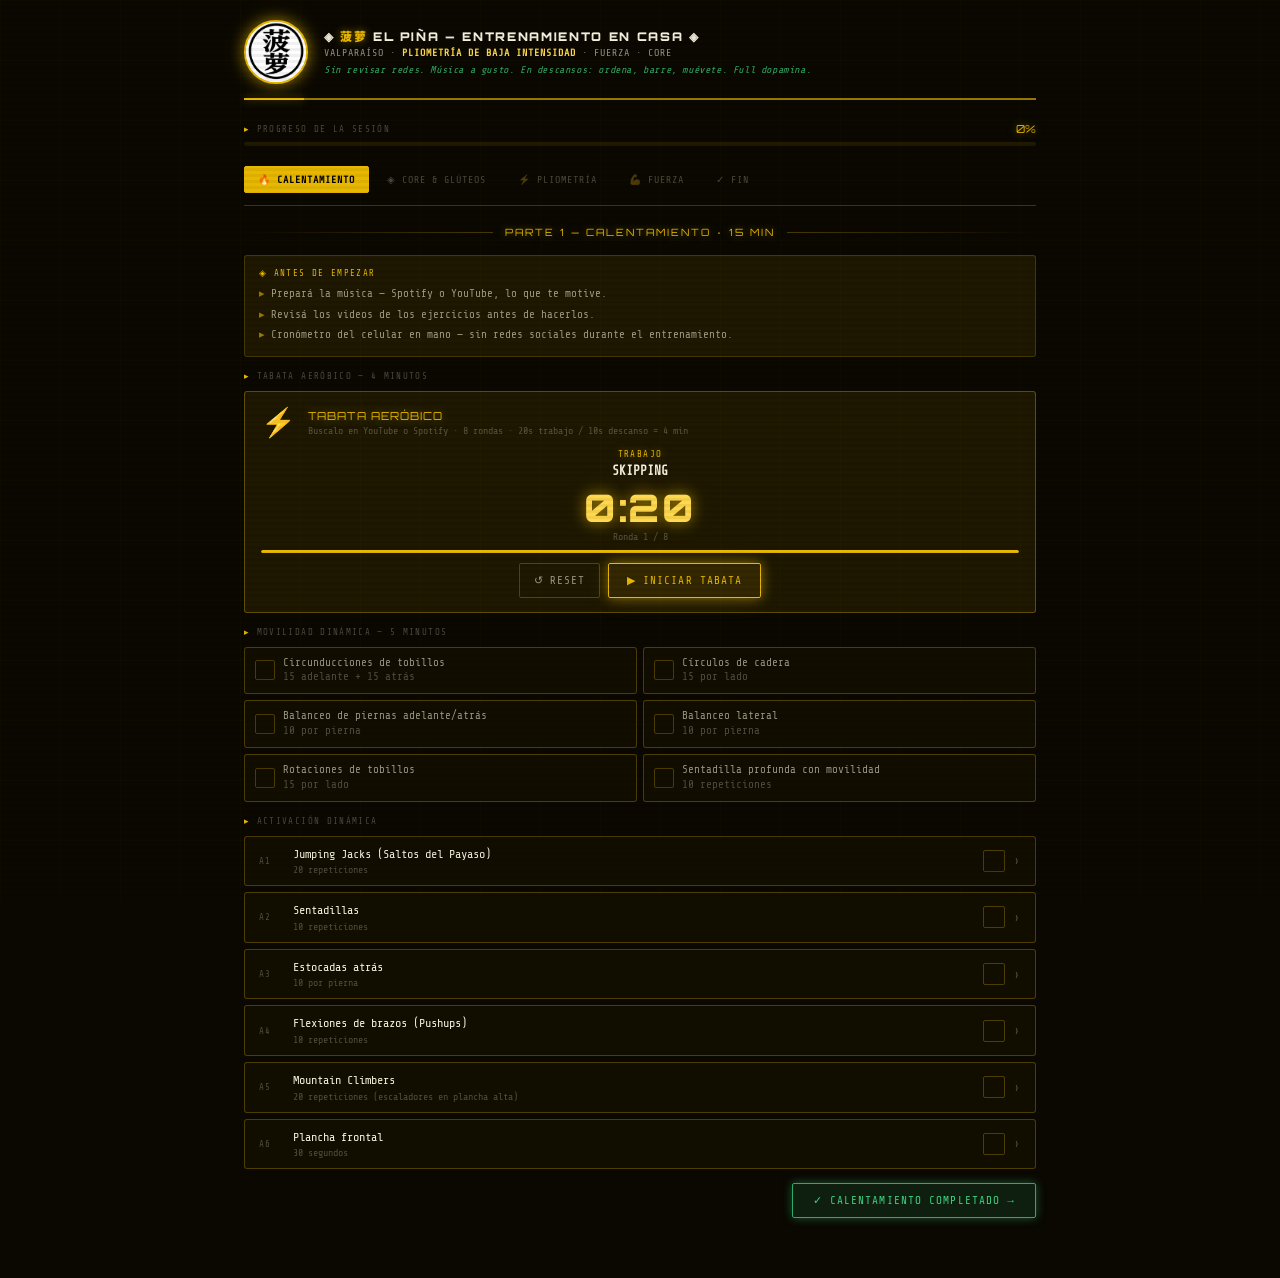
<file: index.html>
<!DOCTYPE html>
<html lang="es">
<head>
<meta charset="UTF-8">
<meta name="viewport" content="width=device-width, initial-scale=1.0">
<title>菠萝 EL PIÑA — ENTRENAMIENTO EN CASA</title>
<link rel="preconnect" href="https://fonts.googleapis.com">
<link href="https://fonts.googleapis.com/css2?family=Orbitron:wght@400;700;900&family=Share+Tech+Mono&family=Noto+Sans+SC:wght@700;900&display=swap" rel="stylesheet">
<style>
*,*::before,*::after{box-sizing:border-box;margin:0;padding:0}
:root{
  --bg:#0A0800;--bg2:#110E00;--bg3:#181200;
  --gold:#E8B800;--gold-l:#FFD84D;--gold-d:#9A7A00;
  --jade:#2DAA6B;--jade-l:#3DD17F;
  --red:#E53935;--rd:rgba(229,57,53,0.08);
  --gd:rgba(232,184,0,0.09);--gm:rgba(232,184,0,0.22);
  --white:#F5F0DC;--white2:rgba(245,240,220,0.6);--white3:rgba(245,240,220,0.28);
  --border:rgba(232,184,0,0.28);
  --t:var(--white);--t2:var(--white2);--t3:var(--white3);
  --fd:'Orbitron','Courier New',monospace;
  --fm:'Share Tech Mono','Courier New',monospace;
  --fc:'Noto Sans SC',serif;
  --gs:0 0 8px rgba(232,184,0,0.5);
  --gm2:0 0 14px rgba(232,184,0,0.6),0 0 28px rgba(232,184,0,0.2);
  --go:0 0 12px rgba(232,184,0,0.5),0 0 24px rgba(232,184,0,0.15);
  --gr:0 0 12px rgba(229,57,53,0.55),0 0 24px rgba(229,57,53,0.2);
  --gg:0 0 12px rgba(232,184,0,0.6),0 0 24px rgba(232,184,0,0.2);
  --gj:0 0 10px rgba(45,170,107,0.5);
  --cd:rgba(45,170,107,0.1);--od:rgba(232,184,0,0.1);
}
html{background:var(--bg)}
body{font-family:var(--fm);background:var(--bg);color:var(--t);min-height:100vh;overflow-x:hidden;position:relative}
body::before{content:'';position:fixed;inset:0;background:repeating-linear-gradient(0deg,transparent,transparent 3px,rgba(0,0,0,0.05) 3px,rgba(0,0,0,0.05) 6px);pointer-events:none;z-index:1000}
body::after{content:'';position:fixed;inset:0;background-image:linear-gradient(rgba(232,184,0,0.022) 1px,transparent 1px),linear-gradient(90deg,rgba(232,184,0,0.022) 1px,transparent 1px);background-size:60px 60px;pointer-events:none;z-index:0}
.wrap{max-width:820px;margin:0 auto;padding:20px 14px 60px;position:relative;z-index:1}

/* HEADER */
.hdr{display:flex;align-items:center;gap:16px;margin-bottom:22px;padding-bottom:14px;border-bottom:2px solid var(--gold-d);position:relative}
.hdr::after{content:'';position:absolute;bottom:-2px;left:0;width:60px;height:2px;background:var(--gold);box-shadow:var(--gs)}
.pina-logo{width:64px;height:64px;border-radius:50%;border:2px solid var(--gold);flex-shrink:0;box-shadow:var(--gm2),inset 0 0 18px rgba(232,184,0,0.06);overflow:hidden;background:#fff}
.pina-logo img{width:100%;height:100%;object-fit:cover}
.hdr-title{font-family:var(--fd);font-size:12px;font-weight:900;letter-spacing:.14em;color:var(--white)}
.hdr-title .gt{color:var(--gold);text-shadow:var(--gs);font-family:var(--fc)}
.hdr-sub{font-size:10px;color:var(--white2);letter-spacing:.1em;margin-top:3px}
.hdr-sub b{color:var(--gold-l)}
.hdr-tip{font-size:10px;color:var(--jade-l);letter-spacing:.06em;margin-top:5px;font-style:italic;opacity:.8;line-height:1.4}

/* PROGRESS BAR */
.prog-wrap{margin-bottom:20px}
.prog-lbl{display:flex;justify-content:space-between;align-items:center;margin-bottom:6px}
.prog-title{font-size:9px;letter-spacing:.15em;color:var(--white3);text-transform:uppercase}
.prog-title::before{content:'▸ ';color:var(--gold)}
.prog-pct{font-family:var(--fd);font-size:11px;color:var(--gold);text-shadow:var(--gs)}
.prog-bar{height:4px;background:rgba(232,184,0,0.1);border-radius:2px;overflow:hidden}
.prog-fill{height:100%;background:linear-gradient(90deg,var(--gold-d),var(--gold),var(--gold-l));border-radius:2px;transition:width .5s ease;box-shadow:var(--gs)}

/* TABS */
.tabs{display:flex;gap:4px;margin-bottom:16px;flex-wrap:wrap;border-bottom:1px solid var(--border);padding-bottom:12px}
.tbtn{font-family:var(--fm);font-size:10px;letter-spacing:.1em;text-transform:uppercase;padding:7px 13px;border:1px solid transparent;border-radius:2px;background:transparent;color:var(--white3);cursor:pointer;transition:all .2s}
.tbtn:hover{color:var(--white2);border-color:var(--border)}
.tbtn.on{background:var(--gold);color:#000;font-weight:700;border-color:var(--gold)}
.tbtn.done-tab{border-color:rgba(45,170,107,0.4);color:var(--jade-l)}
.tc{display:none}.tc.on{display:block}

/* SEC LABEL */
.sec-lbl{font-size:9px;letter-spacing:.15em;color:var(--white3);text-transform:uppercase;margin-bottom:10px}
.sec-lbl::before{content:'▸ ';color:var(--gold)}

/* TIMER BLOCK */
.timer-block{border:1px solid rgba(45,170,107,.3);background:var(--cd);border-radius:3px;padding:14px 16px;margin-bottom:14px}
.timer-block.gold-border{border-color:rgba(232,184,0,.3);background:var(--gd)}
.timer-block.red-border{border-color:rgba(229,57,53,.3);background:var(--rd)}
.tb-header{display:flex;align-items:center;gap:14px;margin-bottom:10px}
.tb-time{font-family:var(--fd);font-size:46px;font-weight:900;color:var(--jade-l);text-shadow:var(--gj);letter-spacing:.04em;flex-shrink:0;width:120px;text-align:center}
.tb-time.gold{color:var(--gold);text-shadow:var(--gm2)}
.tb-time.warn{color:var(--red);text-shadow:var(--gr);animation:blink .5s step-end infinite}
.tb-time.white{color:var(--white);text-shadow:none}
.tb-info{flex:1}
.tb-phase{font-size:9px;letter-spacing:.12em;text-transform:uppercase;color:var(--t3);margin-bottom:3px}
.tb-phase.work{color:var(--gold);text-shadow:var(--gs)}
.tb-phase.rest{color:var(--jade-l)}
.tb-phase.done{color:var(--gold);text-shadow:var(--gg)}
.tb-ex{font-size:14px;color:var(--gold);text-shadow:var(--gg);margin-bottom:4px;font-weight:700}
.tb-detail{font-size:11px;color:var(--t2);line-height:1.5}
.tb-bar{height:3px;background:rgba(232,184,0,.08);border-radius:2px;margin-top:8px;overflow:hidden}
.tb-fill{height:100%;border-radius:2px;background:var(--gold);box-shadow:var(--gs);transition:width .8s linear}
.tb-fill.jade{background:var(--jade-l);box-shadow:var(--gj)}
.tb-ctrl{display:flex;gap:8px;flex-wrap:wrap;margin-top:12px}

/* BUTTONS */
.btn-p{font-family:var(--fm);font-size:11px;letter-spacing:.1em;text-transform:uppercase;padding:10px 18px;border:1px solid var(--gold);border-radius:2px;background:var(--od);color:var(--gold);cursor:pointer;transition:all .2s;box-shadow:var(--go)}
.btn-p:hover{background:rgba(232,184,0,.18)}
.btn-s{font-family:var(--fm);font-size:11px;letter-spacing:.08em;text-transform:uppercase;padding:10px 14px;border:1px solid var(--border);border-radius:2px;background:transparent;color:var(--t2);cursor:pointer;transition:all .2s}
.btn-s:hover{border-color:var(--gold);color:var(--gold)}
.btn-j{font-family:var(--fm);font-size:11px;letter-spacing:.08em;text-transform:uppercase;padding:10px 14px;border:1px solid rgba(45,170,107,.4);border-radius:2px;background:var(--cd);color:var(--jade-l);cursor:pointer;transition:all .2s}
.btn-j:hover{box-shadow:var(--gj)}
.btn-done{font-family:var(--fm);font-size:11px;letter-spacing:.1em;text-transform:uppercase;padding:10px 20px;border:1px solid var(--jade);border-radius:2px;background:rgba(45,170,107,0.15);color:var(--jade-l);cursor:pointer;transition:all .2s;box-shadow:var(--gj)}
.btn-done:hover{background:rgba(45,170,107,0.25)}

/* EXERCISE CARDS */
.ex-list{display:flex;flex-direction:column;gap:6px;margin-bottom:14px}
.ex{border:1px solid var(--border);border-radius:3px;overflow:hidden;background:var(--bg2)}
.ex-hdr{padding:10px 14px;display:flex;align-items:center;justify-content:space-between;cursor:pointer;transition:background .2s}
.ex-hdr:hover{background:var(--gd)}
.ex.checked .ex-hdr{background:rgba(45,170,107,0.06);border-left:3px solid var(--jade)}
.ex-left{display:flex;align-items:center;gap:10px;flex:1}
.ex-num{font-size:9px;color:var(--white3);letter-spacing:.12em;width:24px;flex-shrink:0}
.ex.checked .ex-num{color:var(--jade-l)}
.ex-name{font-size:12px;color:var(--t);line-height:1.3}
.ex.checked .ex-name{color:var(--white2)}
.ex-det{font-size:10px;color:var(--t3);margin-top:2px}
.ex-chk{width:22px;height:22px;border-radius:2px;border:1px solid var(--border);background:transparent;cursor:pointer;font-size:12px;color:transparent;transition:all .2s;flex-shrink:0;font-family:var(--fm)}
.ex-chk:hover{border-color:var(--jade);color:var(--jade-l)}
.ex-chk.on{background:var(--jade);border-color:var(--jade);color:#000;font-weight:700}
.ex-body{display:none;padding:10px 14px 12px;border-top:1px solid var(--border)}
.ex-body.open{display:block}
.ex-note{font-size:11px;color:var(--gold);margin-bottom:6px;line-height:1.5}
.ex-note::before{content:'◈ '}
.ex-warn{font-size:11px;color:rgba(229,57,53,.75);margin-bottom:6px}
.ex-warn::before{content:'⚠ '}
.lnk{display:inline-block;font-size:11px;color:var(--jade-l);text-decoration:none;border:.5px solid rgba(45,170,107,.25);padding:3px 10px;border-radius:2px;letter-spacing:.04em;transition:all .2s}
.lnk:hover{background:rgba(45,170,107,.08);box-shadow:var(--gj)}
.earr{font-size:14px;color:var(--t3);transition:transform .2s;margin-left:8px;flex-shrink:0}
.earr.open{transform:rotate(90deg)}

/* SETS TRACKER */
.sets-track{margin-top:10px}
.sets-lbl{font-size:9px;letter-spacing:.12em;color:var(--t3);text-transform:uppercase;margin-bottom:6px}
.sets-row{display:flex;gap:6px;flex-wrap:wrap}
.set-dot{width:28px;height:28px;border-radius:2px;border:1px solid var(--border);background:transparent;cursor:pointer;font-size:10px;color:var(--t3);transition:all .2s;font-family:var(--fm);letter-spacing:.04em}
.set-dot:hover{border-color:var(--gold);color:var(--gold)}
.set-dot.on{background:var(--gold);border-color:var(--gold);color:#000;font-weight:700}
.set-dot.alt{border-color:rgba(232,184,0,.4)}
.sets-options{display:flex;gap:6px;margin-top:8px;flex-wrap:wrap}
.opt-btn{font-size:10px;padding:4px 10px;border:1px solid var(--border);border-radius:2px;background:transparent;color:var(--t3);cursor:pointer;font-family:var(--fm);transition:all .2s}
.opt-btn:hover{border-color:var(--gold);color:var(--gold)}
.opt-btn.on{background:var(--gd);border-color:var(--gold);color:var(--gold-l)}

/* INFO BOX */
.info-box{border:1px solid rgba(232,184,0,.2);background:var(--gd);border-radius:3px;padding:12px 14px;margin-bottom:14px}
.info-box-ttl{font-size:9px;letter-spacing:.15em;color:var(--gold);text-transform:uppercase;margin-bottom:8px}
.info-box-ttl::before{content:'◈ '}
.info-items{display:flex;flex-direction:column;gap:4px}
.info-item{font-size:11px;color:var(--white2);line-height:1.5}
.info-item::before{content:'▸ ';color:var(--gold-d)}

/* TABATA BLOCK */
.tabata-block{border:1px solid rgba(232,184,0,.35);background:var(--gd);border-radius:3px;padding:14px 16px;margin-bottom:14px}
.tabata-header{display:flex;align-items:center;gap:12px;margin-bottom:10px}
.tabata-icon{font-size:28px}
.tabata-title{font-family:var(--fd);font-size:11px;color:var(--gold);text-shadow:var(--gs);letter-spacing:.1em}
.tabata-sub{font-size:10px;color:var(--t3);margin-top:2px}
.tabata-time{font-family:var(--fd);font-size:38px;font-weight:900;color:var(--gold-l);text-shadow:var(--gm2);text-align:center;letter-spacing:.04em}
.tabata-phase{font-size:9px;letter-spacing:.15em;text-align:center;color:var(--t3);text-transform:uppercase;margin-bottom:4px}
.tabata-phase.w{color:var(--gold);text-shadow:var(--gs)}
.tabata-phase.r{color:var(--jade-l)}
.tabata-ex{font-size:13px;color:var(--white);text-align:center;margin-bottom:6px;font-weight:700}
.tabata-prog{font-size:10px;color:var(--t3);text-align:center;margin-bottom:8px}
.tabata-bar{height:3px;background:rgba(232,184,0,.08);border-radius:2px;overflow:hidden;margin-bottom:10px}
.tabata-fill{height:100%;border-radius:2px;background:var(--gold);box-shadow:var(--gs);transition:width .8s linear}
.tabata-fill.jade{background:var(--jade-l)}
.tabata-ctrl{display:flex;gap:8px;justify-content:center;flex-wrap:wrap}

/* REST TIMER */
.rest-block{border:1px solid rgba(45,170,107,.2);background:rgba(45,170,107,0.04);border-radius:3px;padding:12px 14px;margin-bottom:14px;display:flex;align-items:center;gap:14px}
.rest-time{font-family:var(--fd);font-size:32px;font-weight:900;color:var(--jade-l);text-shadow:var(--gj);flex-shrink:0;width:90px;text-align:center}
.rest-time.warn{color:var(--red);text-shadow:var(--gr);animation:blink .5s step-end infinite}
.rest-info{flex:1}
.rest-lbl{font-size:9px;letter-spacing:.12em;color:var(--t3);text-transform:uppercase;margin-bottom:4px}
.rest-ctrl{display:flex;gap:6px;flex-wrap:wrap;margin-top:6px}
.rest-btn{font-size:10px;padding:6px 12px;border:1px solid rgba(45,170,107,.3);border-radius:2px;background:transparent;color:var(--jade-l);cursor:pointer;font-family:var(--fm);transition:all .2s}
.rest-btn:hover{box-shadow:var(--gj);background:var(--cd)}

/* WATER BREAK */
.water-break{border:1px solid rgba(100,180,255,.25);background:rgba(50,120,200,0.06);border-radius:3px;padding:12px 16px;margin-bottom:14px;text-align:center}
.water-icon{font-size:24px;margin-bottom:4px}
.water-text{font-family:var(--fd);font-size:11px;color:rgba(100,200,255,.8);letter-spacing:.12em}
.water-sub{font-size:10px;color:var(--t3);margin-top:4px}

/* STRETCH BLOCK */
.stretch-block{border:1px solid rgba(232,184,0,.3);background:var(--gd);border-radius:3px;padding:16px;text-align:center}
.stretch-icon{font-size:32px;margin-bottom:8px}
.stretch-title{font-family:var(--fd);font-size:12px;color:var(--gold);letter-spacing:.15em;text-shadow:var(--gs);margin-bottom:6px}
.stretch-text{font-size:11px;color:var(--t2);line-height:1.6}

/* SECTION DIVIDER */
.part-divider{display:flex;align-items:center;gap:12px;margin:20px 0 16px}
.part-divider::before,.part-divider::after{content:'';flex:1;height:1px;background:linear-gradient(90deg,transparent,var(--border))}
.part-divider::after{background:linear-gradient(90deg,var(--border),transparent)}
.part-label{font-family:var(--fd);font-size:10px;letter-spacing:.2em;color:var(--gold);text-shadow:var(--gs);white-space:nowrap}

/* CHECKLIST PROGRESS */
.check-progress{display:flex;gap:4px;margin-bottom:16px;flex-wrap:wrap}
.cp-dot{width:12px;height:12px;border-radius:2px;border:.5px solid var(--border);background:transparent;transition:all .3s}
.cp-dot.on{background:var(--gold);box-shadow:var(--gs)}
.cp-dot.rest{background:var(--jade);box-shadow:var(--gj)}

/* COMPLETION */
.completion{border:2px solid var(--gold);background:var(--gd);border-radius:3px;padding:20px;text-align:center;display:none}
.completion.show{display:block}
.comp-kanji{font-family:var(--fc);font-size:52px;color:var(--gold);text-shadow:var(--gm2);margin-bottom:8px}
.comp-title{font-family:var(--fd);font-size:14px;color:var(--gold-l);letter-spacing:.2em;text-shadow:var(--gg);margin-bottom:8px}
.comp-text{font-size:12px;color:var(--t2);line-height:1.6}

/* PLIO GRID */
.plio-grid{display:grid;grid-template-columns:repeat(2,1fr);gap:8px;margin-bottom:14px}
@media(max-width:520px){.plio-grid{grid-template-columns:1fr}}

/* MOVILIDAD GRID */
.mov-grid{display:grid;grid-template-columns:repeat(2,1fr);gap:6px;margin-bottom:14px}
@media(max-width:480px){.mov-grid{grid-template-columns:1fr}}
.mov-item{border:1px solid var(--border);border-radius:3px;padding:8px 10px;background:var(--bg2);display:flex;align-items:center;gap:8px}
.mov-item.done-item{border-color:var(--jade);background:rgba(45,170,107,0.06)}
.mov-chk{width:20px;height:20px;border-radius:2px;border:1px solid var(--border);background:transparent;cursor:pointer;font-size:10px;color:transparent;transition:all .2s;flex-shrink:0;font-family:var(--fm)}
.mov-chk:hover{border-color:var(--jade-l);color:var(--jade-l)}
.mov-chk.on{background:var(--jade);border-color:var(--jade);color:#000;font-weight:700}
.mov-text{font-size:11px;color:var(--t2);line-height:1.35}
.mov-item.done-item .mov-text{color:var(--t3)}

@keyframes blink{50%{opacity:.25}}
@keyframes spin{to{transform:rotate(360deg)}}
@keyframes auraFloat{0%,100%{opacity:.7}50%{opacity:1}}
@keyframes fadeIn{from{opacity:0;transform:translateY(4px)}to{opacity:1;transform:translateY(0)}}

@media(max-width:600px){
  .hdr-title{font-size:10px}
  .tb-time{font-size:34px;width:90px}
  .plio-grid{grid-template-columns:1fr}
}
</style>
</head>
<body>
<div class="wrap">

<!-- HEADER -->
<div class="hdr">
  <div class="pina-logo">
    <img src="[data-uri]" alt="菠萝 El Piña">
  </div>
  <div class="hdr-text">
    <div class="hdr-title">◈ <span class="gt">菠萝</span> EL PIÑA — ENTRENAMIENTO EN CASA ◈</div>
    <div class="hdr-sub">VALPARAÍSO · <b>PLIOMETRÍA DE BAJA INTENSIDAD</b> · FUERZA · CORE</div>
    <div class="hdr-tip">Sin revisar redes. Música a gusto. En descansos: ordena, barre, muévete. Full dopamina.</div>
  </div>
</div>

<!-- PROGRESS -->
<div class="prog-wrap">
  <div class="prog-lbl">
    <span class="prog-title">Progreso de la sesión</span>
    <span class="prog-pct" id="progPct">0%</span>
  </div>
  <div class="prog-bar"><div class="prog-fill" id="progFill" style="width:0%"></div></div>
</div>

<!-- TABS -->
<div class="tabs">
  <button class="tbtn on" onclick="goTab('calent',this)" id="tab-calent">🔥 Calentamiento</button>
  <button class="tbtn" onclick="goTab('core',this)" id="tab-core">◈ Core &amp; Glúteos</button>
  <button class="tbtn" onclick="goTab('plio',this)" id="tab-plio">⚡ Pliometría</button>
  <button class="tbtn" onclick="goTab('fuerza',this)" id="tab-fuerza">💪 Fuerza</button>
  <button class="tbtn" onclick="goTab('fin',this)" id="tab-fin">✓ Fin</button>
</div>

<!-- ══════════════════════════════════════════ -->
<!-- TAB: CALENTAMIENTO -->
<!-- ══════════════════════════════════════════ -->
<div id="tc-calent" class="tc on">

  <div class="part-divider"><span class="part-label">PARTE 1 — CALENTAMIENTO · 15 MIN</span></div>

  <div class="info-box">
    <div class="info-box-ttl">Antes de empezar</div>
    <div class="info-items">
      <div class="info-item">Prepará la música — Spotify o YouTube, lo que te motive.</div>
      <div class="info-item">Revisá los videos de los ejercicios antes de hacerlos.</div>
      <div class="info-item">Cronómetro del celular en mano — sin redes sociales durante el entrenamiento.</div>
    </div>
  </div>

  <!-- TABATA -->
  <div class="sec-lbl">Tabata aeróbico — 4 minutos</div>
  <div class="tabata-block">
    <div class="tabata-header">
      <div class="tabata-icon">⚡</div>
      <div>
        <div class="tabata-title">TABATA AERÓBICO</div>
        <div class="tabata-sub">Buscalo en YouTube o Spotify · 8 rondas · 20s trabajo / 10s descanso = 4 min</div>
      </div>
    </div>
    <div class="tabata-phase w" id="tabPhase">TRABAJO</div>
    <div class="tabata-ex" id="tabEx">SKIPPING</div>
    <div class="tabata-time" id="tabTime">0:20</div>
    <div class="tabata-prog" id="tabProg">Ronda 1 / 8</div>
    <div class="tabata-bar"><div class="tabata-fill" id="tabFill" style="width:100%"></div></div>
    <div class="tabata-ctrl">
      <button class="btn-s" onclick="tabReset()">↺ Reset</button>
      <button class="btn-p" id="btnTab" onclick="tabToggle()">▶ INICIAR TABATA</button>
    </div>
  </div>

  <!-- MOVILIDAD DINÁMICA -->
  <div class="sec-lbl">Movilidad dinámica — 5 minutos</div>
  <div class="mov-grid" id="movGrid">
    <div class="mov-item" id="mov0"><button class="mov-chk" onclick="toggleMov(0)"></button><div class="mov-text">Circunducciones de tobillos<br><span style="color:var(--t3)">15 adelante + 15 atrás</span></div></div>
    <div class="mov-item" id="mov1"><button class="mov-chk" onclick="toggleMov(1)"></button><div class="mov-text">Círculos de cadera<br><span style="color:var(--t3)">15 por lado</span></div></div>
    <div class="mov-item" id="mov2"><button class="mov-chk" onclick="toggleMov(2)"></button><div class="mov-text">Balanceo de piernas adelante/atrás<br><span style="color:var(--t3)">10 por pierna</span></div></div>
    <div class="mov-item" id="mov3"><button class="mov-chk" onclick="toggleMov(3)"></button><div class="mov-text">Balanceo lateral<br><span style="color:var(--t3)">10 por pierna</span></div></div>
    <div class="mov-item" id="mov4"><button class="mov-chk" onclick="toggleMov(4)"></button><div class="mov-text">Rotaciones de tobillos<br><span style="color:var(--t3)">15 por lado</span></div></div>
    <div class="mov-item" id="mov5"><button class="mov-chk" onclick="toggleMov(5)"></button><div class="mov-text">Sentadilla profunda con movilidad<br><span style="color:var(--t3)">10 repeticiones</span></div></div>
  </div>

  <!-- ACTIVACIÓN DINÁMICA -->
  <div class="sec-lbl">Activación dinámica</div>
  <div class="ex-list">
    <div class="ex" id="act0">
      <div class="ex-hdr" onclick="toggleEx('act0',event)">
        <div class="ex-left">
          <span class="ex-num">A1</span>
          <div><div class="ex-name">Jumping Jacks (Saltos del Payaso)</div><div class="ex-det">20 repeticiones</div></div>
        </div>
        <button class="ex-chk" onclick="toggleExChk('act0',event)"></button>
        <span class="earr" id="act0-arr">›</span>
      </div>
      <div class="ex-body" id="act0-body">
        <div class="ex-note">Brazos y piernas coordinados. Ritmo constante.</div>
      </div>
    </div>
    <div class="ex" id="act1">
      <div class="ex-hdr" onclick="toggleEx('act1',event)">
        <div class="ex-left">
          <span class="ex-num">A2</span>
          <div><div class="ex-name">Sentadillas</div><div class="ex-det">10 repeticiones</div></div>
        </div>
        <button class="ex-chk" onclick="toggleExChk('act1',event)"></button>
        <span class="earr" id="act1-arr">›</span>
      </div>
      <div class="ex-body" id="act1-body">
        <div class="ex-note">Peso en los talones, rodillas hacia afuera, pecho arriba.</div>
      </div>
    </div>
    <div class="ex" id="act2">
      <div class="ex-hdr" onclick="toggleEx('act2',event)">
        <div class="ex-left">
          <span class="ex-num">A3</span>
          <div><div class="ex-name">Estocadas atrás</div><div class="ex-det">10 por pierna</div></div>
        </div>
        <button class="ex-chk" onclick="toggleExChk('act2',event)"></button>
        <span class="earr" id="act2-arr">›</span>
      </div>
      <div class="ex-body" id="act2-body">
        <div class="ex-note">Rodilla trasera casi toca el suelo. Torso erguido.</div>
      </div>
    </div>
    <div class="ex" id="act3">
      <div class="ex-hdr" onclick="toggleEx('act3',event)">
        <div class="ex-left">
          <span class="ex-num">A4</span>
          <div><div class="ex-name">Flexiones de brazos (Pushups)</div><div class="ex-det">10 repeticiones</div></div>
        </div>
        <button class="ex-chk" onclick="toggleExChk('act3',event)"></button>
        <span class="earr" id="act3-arr">›</span>
      </div>
      <div class="ex-body" id="act3-body">
        <div class="ex-note">Cuerpo en línea recta. Pecho toca el suelo en cada rep.</div>
      </div>
    </div>
    <div class="ex" id="act4">
      <div class="ex-hdr" onclick="toggleEx('act4',event)">
        <div class="ex-left">
          <span class="ex-num">A5</span>
          <div><div class="ex-name">Mountain Climbers</div><div class="ex-det">20 repeticiones (escaladores en plancha alta)</div></div>
        </div>
        <button class="ex-chk" onclick="toggleExChk('act4',event)"></button>
        <span class="earr" id="act4-arr">›</span>
      </div>
      <div class="ex-body" id="act4-body">
        <div class="ex-note">Caderas niveladas. Rodillas alternadas al pecho a ritmo controlado.</div>
      </div>
    </div>
    <div class="ex" id="act5">
      <div class="ex-hdr" onclick="toggleEx('act5',event)">
        <div class="ex-left">
          <span class="ex-num">A6</span>
          <div><div class="ex-name">Plancha frontal</div><div class="ex-det">30 segundos</div></div>
        </div>
        <button class="ex-chk" onclick="toggleExChk('act5',event)"></button>
        <span class="earr" id="act5-arr">›</span>
      </div>
      <div class="ex-body" id="act5-body">
        <div class="ex-note">Codos bajo hombros. Glúteos activos. Sin hundir las caderas.</div>
        <div style="margin-top:6px">
          <button class="btn-j" onclick="startMiniTimer(30,'Plancha frontal')">▶ Timer 30s</button>
        </div>
      </div>
    </div>
  </div>

  <div style="display:flex;justify-content:flex-end;margin-top:8px">
    <button class="btn-done" onclick="markTabDone('calent')">✓ Calentamiento completado →</button>
  </div>
</div>

<!-- ══════════════════════════════════════════ -->
<!-- TAB: CORE & GLÚTEOS -->
<!-- ══════════════════════════════════════════ -->
<div id="tc-core" class="tc">

  <div class="part-divider"><span class="part-label">PARTE 2 — ACTIVACIÓN CORE & GLÚTEOS · 10 MIN</span></div>

  <div class="info-box">
    <div class="info-box-ttl">Inmediatamente acostado de espalda</div>
    <div class="info-items">
      <div class="info-item">Descanso entre ejercicios: 20 segundos.</div>
      <div class="info-item">Calidad de movimiento sobre velocidad.</div>
    </div>
  </div>

  <div class="ex-list">
    <div class="ex" id="core0">
      <div class="ex-hdr" onclick="toggleEx('core0',event)">
        <div class="ex-left">
          <span class="ex-num">B1</span>
          <div><div class="ex-name">Puente de glúteos</div><div class="ex-det">30 repeticiones · 20s descanso</div></div>
        </div>
        <button class="ex-chk" onclick="toggleExChk('core0',event)"></button>
        <span class="earr" id="core0-arr">›</span>
      </div>
      <div class="ex-body" id="core0-body">
        <div class="ex-note">Pies al ancho de caderas. Empujá con los talones. Apretá glúteos arriba.</div>
        <div style="margin-top:6px;display:flex;gap:6px;flex-wrap:wrap">
          <button class="btn-j" onclick="startMiniTimer(20,'Descanso 20s')">▶ Timer descanso 20s</button>
        </div>
      </div>
    </div>
    <div class="ex" id="core1">
      <div class="ex-hdr" onclick="toggleEx('core1',event)">
        <div class="ex-left">
          <span class="ex-num">B2</span>
          <div><div class="ex-name">Puente de glúteo a una pierna</div><div class="ex-det">10 por lado · 20s descanso</div></div>
        </div>
        <button class="ex-chk" onclick="toggleExChk('core1',event)"></button>
        <span class="earr" id="core1-arr">›</span>
      </div>
      <div class="ex-body" id="core1-body">
        <div class="ex-note">Una pierna extendida al frente. Caderas niveladas. No dejes caer el lado libre.</div>
        <div style="margin-top:6px">
          <button class="btn-j" onclick="startMiniTimer(20,'Descanso 20s')">▶ Timer descanso 20s</button>
        </div>
      </div>
    </div>
    <div class="ex" id="core2">
      <div class="ex-hdr" onclick="toggleEx('core2',event)">
        <div class="ex-left">
          <span class="ex-num">B3</span>
          <div><div class="ex-name">Plancha</div><div class="ex-det">40 segundos</div></div>
        </div>
        <button class="ex-chk" onclick="toggleExChk('core2',event)"></button>
        <span class="earr" id="core2-arr">›</span>
      </div>
      <div class="ex-body" id="core2-body">
        <div class="ex-note">Cuerpo recto de cabeza a talones. Respirá. No contengas el aire.</div>
        <div style="margin-top:6px">
          <button class="btn-j" onclick="startMiniTimer(40,'Plancha 40s')">▶ Timer 40s</button>
        </div>
      </div>
    </div>
  </div>

  <!-- 20s rest timer inline -->
  <div class="rest-block" id="restBlock" style="display:none">
    <div class="rest-time" id="restTime">0:20</div>
    <div class="rest-info">
      <div class="rest-lbl" id="restLbl">Descanso</div>
      <div class="rest-ctrl">
        <button class="rest-btn" onclick="restStop()">↺ Cancelar</button>
      </div>
    </div>
  </div>

  <div style="display:flex;justify-content:flex-end;margin-top:8px">
    <button class="btn-done" onclick="markTabDone('core')">✓ Core completado →</button>
  </div>
</div>

<!-- ══════════════════════════════════════════ -->
<!-- TAB: PLIOMETRÍA -->
<!-- ══════════════════════════════════════════ -->
<div id="tc-plio" class="tc">

  <div class="part-divider"><span class="part-label">PARTE 3 — PLIOMETRÍA BAJA INTENSIDAD · 20 MIN</span></div>

  <div class="info-box">
    <div class="info-box-ttl">Instrucciones generales</div>
    <div class="info-items">
      <div class="info-item">4 series por ejercicio · 1 minuto de descanso entre series.</div>
      <div class="info-item">Revisá el video ANTES de ejecutar.</div>
      <div class="info-item">Foco en la calidad de aterrizaje, no en la velocidad.</div>
    </div>
  </div>

  <!-- EJERCICIOS PLIO -->
  <div class="ex-list" id="plioList">

    <!-- POGO JUMPS -->
    <div class="ex" id="plio0">
      <div class="ex-hdr" onclick="toggleEx('plio0',event)">
        <div class="ex-left">
          <span class="ex-num">P1</span>
          <div><div class="ex-name">Pogo Jumps</div><div class="ex-det">15 reps · 4 series · 1:00 descanso</div></div>
        </div>
        <button class="ex-chk" onclick="toggleExChk('plio0',event)"></button>
        <span class="earr" id="plio0-arr">›</span>
      </div>
      <div class="ex-body" id="plio0-body">
        <div class="ex-note">Tiempo de contacto con el suelo lo más corto posible.</div>
        <a class="lnk" href="https://youtube.com/shorts/ps4bfCv3ZUU" target="_blank" rel="noopener">▶ Video de referencia</a>
        <div class="sets-track">
          <div class="sets-lbl">Series completadas</div>
          <div class="sets-row" id="sets-plio0">
            <button class="set-dot" onclick="toggleSet('plio0',0)">S1</button>
            <button class="set-dot" onclick="toggleSet('plio0',1)">S2</button>
            <button class="set-dot" onclick="toggleSet('plio0',2)">S3</button>
            <button class="set-dot" onclick="toggleSet('plio0',3)">S4</button>
          </div>
        </div>
        <div style="margin-top:8px">
          <button class="btn-j" onclick="startMiniTimer(60,'Descanso 1:00')">▶ Timer descanso 1:00</button>
        </div>
      </div>
    </div>

    <!-- LINE HOPS -->
    <div class="ex" id="plio1">
      <div class="ex-hdr" onclick="toggleEx('plio1',event)">
        <div class="ex-left">
          <span class="ex-num">P2</span>
          <div><div class="ex-name">Line Hops (adelante-atrás)</div><div class="ex-det">20 saltos continuos · 4 series · 1:00 descanso</div></div>
        </div>
        <button class="ex-chk" onclick="toggleExChk('plio1',event)"></button>
        <span class="earr" id="plio1-arr">›</span>
      </div>
      <div class="ex-body" id="plio1-body">
        <div class="ex-note">Aterrizaje suave. Movimiento continuo sin pausa entre saltos.</div>
        <a class="lnk" href="https://youtube.com/shorts/MMXLE-bveAI" target="_blank" rel="noopener">▶ Video de referencia</a>
        <div class="sets-track">
          <div class="sets-lbl">Series completadas</div>
          <div class="sets-row" id="sets-plio1">
            <button class="set-dot" onclick="toggleSet('plio1',0)">S1</button>
            <button class="set-dot" onclick="toggleSet('plio1',1)">S2</button>
            <button class="set-dot" onclick="toggleSet('plio1',2)">S3</button>
            <button class="set-dot" onclick="toggleSet('plio1',3)">S4</button>
          </div>
        </div>
        <div style="margin-top:8px">
          <button class="btn-j" onclick="startMiniTimer(60,'Descanso 1:00')">▶ Timer descanso 1:00</button>
        </div>
      </div>
    </div>

    <!-- SNAP DOWN -->
    <div class="ex" id="plio2">
      <div class="ex-hdr" onclick="toggleEx('plio2',event)">
        <div class="ex-left">
          <span class="ex-num">P3</span>
          <div><div class="ex-name">Snap Down</div><div class="ex-det">6 reps · 4 series · 1:00 descanso</div></div>
        </div>
        <button class="ex-chk" onclick="toggleExChk('plio2',event)"></button>
        <span class="earr" id="plio2-arr">›</span>
      </div>
      <div class="ex-body" id="plio2-body">
        <div class="ex-note">Brazos al cielo, caída controlada como aterrizaje de salto. Mantené posición de aterrizaje 2 segundos por rep.</div>
        <a class="lnk" href="https://youtube.com/shorts/NSU8RQCyD08" target="_blank" rel="noopener">▶ Video de referencia</a>
        <div class="sets-track">
          <div class="sets-lbl">Series completadas</div>
          <div class="sets-row" id="sets-plio2">
            <button class="set-dot" onclick="toggleSet('plio2',0)">S1</button>
            <button class="set-dot" onclick="toggleSet('plio2',1)">S2</button>
            <button class="set-dot" onclick="toggleSet('plio2',2)">S3</button>
            <button class="set-dot" onclick="toggleSet('plio2',3)">S4</button>
          </div>
        </div>
        <div style="margin-top:8px">
          <button class="btn-j" onclick="startMiniTimer(60,'Descanso 1:00')">▶ Timer descanso 1:00</button>
        </div>
      </div>
    </div>

    <!-- CMJ -->
    <div class="ex" id="plio3">
      <div class="ex-hdr" onclick="toggleEx('plio3',event)">
        <div class="ex-left">
          <span class="ex-num">P4</span>
          <div><div class="ex-name">Countermovement Jump (CMJ)</div><div class="ex-det">5 reps · 4 series · 1:00 descanso</div></div>
        </div>
        <button class="ex-chk" onclick="toggleExChk('plio3',event)"></button>
        <span class="earr" id="plio3-arr">›</span>
      </div>
      <div class="ex-body" id="plio3-body">
        <div class="ex-note">Buscar máxima altura en cada repetición. Brazos balancean para potenciar el salto.</div>
        <a class="lnk" href="https://youtube.com/shorts/HLZddu7-vlc" target="_blank" rel="noopener">▶ Video de referencia</a>
        <div class="sets-track">
          <div class="sets-lbl">Series completadas</div>
          <div class="sets-row" id="sets-plio3">
            <button class="set-dot" onclick="toggleSet('plio3',0)">S1</button>
            <button class="set-dot" onclick="toggleSet('plio3',1)">S2</button>
            <button class="set-dot" onclick="toggleSet('plio3',2)">S3</button>
            <button class="set-dot" onclick="toggleSet('plio3',3)">S4</button>
          </div>
        </div>
        <div style="margin-top:8px">
          <button class="btn-j" onclick="startMiniTimer(60,'Descanso 1:00')">▶ Timer descanso 1:00</button>
        </div>
      </div>
    </div>

  </div>

  <!-- WATER BREAK -->
  <div class="water-break">
    <div class="water-icon">💧</div>
    <div class="water-text">PAUSA AGUA — 2 MINUTOS</div>
    <div class="water-sub">Tomá agua. Revisá lo que viene. Respirá.</div>
    <div style="margin-top:10px">
      <button class="btn-s" onclick="startMiniTimer(120,'Pausa agua 2:00')">▶ Timer 2:00</button>
    </div>
  </div>

  <!-- REST TIMER (shared) -->
  <div class="rest-block" id="restBlock2" style="display:none">
    <div class="rest-time" id="restTime2">1:00</div>
    <div class="rest-info">
      <div class="rest-lbl" id="restLbl2">Descanso</div>
      <div class="rest-ctrl">
        <button class="rest-btn" onclick="restStop2()">↺ Cancelar</button>
      </div>
    </div>
  </div>

  <div style="display:flex;justify-content:flex-end;margin-top:8px">
    <button class="btn-done" onclick="markTabDone('plio')">✓ Pliometría completada →</button>
  </div>
</div>

<!-- ══════════════════════════════════════════ -->
<!-- TAB: FUERZA -->
<!-- ══════════════════════════════════════════ -->
<div id="tc-fuerza" class="tc">

  <div class="part-divider"><span class="part-label">SEGUNDA PARTE — FUERZA · VOLUMEN</span></div>

  <div class="info-box">
    <div class="info-box-ttl">Instrucciones</div>
    <div class="info-items">
      <div class="info-item">Elegí tu versión (6 u 8 series, 15 ó 20 reps según se indica).</div>
      <div class="info-item">Usá el timer de descanso después de cada serie.</div>
    </div>
  </div>

  <!-- AIR SQUATS -->
  <div class="sec-lbl">Sentadillas Air Squats</div>
  <div class="ex" id="sq0">
    <div class="ex-hdr" onclick="toggleEx('sq0',event)">
      <div class="ex-left">
        <span class="ex-num">F1</span>
        <div><div class="ex-name">Air Squats</div><div class="ex-det" id="sq-det">6 u 8 series · 15 ó 20 reps · 1:30 descanso</div></div>
      </div>
      <button class="ex-chk" onclick="toggleExChk('sq0',event)"></button>
      <span class="earr" id="sq0-arr">›</span>
    </div>
    <div class="ex-body" id="sq0-body">
      <div class="ex-note">Peso en talones. Rodillas hacia afuera. Profundidad: muslos paralelos al suelo.</div>
      <a class="lnk" href="https://youtube.com/shorts/HP-WwZUYVA0" target="_blank" rel="noopener">▶ Video de referencia</a>
      <div class="sets-track">
        <div class="sets-lbl">Elegí tu nivel</div>
        <div class="sets-options" id="sq-opts">
          <button class="opt-btn on" onclick="setSqOpt(0)">6 series · 15 reps</button>
          <button class="opt-btn" onclick="setSqOpt(1)">8 series · 20 reps</button>
        </div>
        <div class="sets-lbl" style="margin-top:10px">Series completadas</div>
        <div class="sets-row" id="sets-sq0"></div>
      </div>
      <div style="margin-top:8px">
        <button class="btn-j" onclick="startMiniTimer(90,'Descanso 1:30')">▶ Timer descanso 1:30</button>
      </div>
    </div>
  </div>

  <!-- PUSHUPS -->
  <div class="sec-lbl" style="margin-top:16px">Flexiones de brazos — Pushups</div>
  <div class="ex" id="pu0">
    <div class="ex-hdr" onclick="toggleEx('pu0',event)">
      <div class="ex-left">
        <span class="ex-num">F2</span>
        <div><div class="ex-name">Pushups</div><div class="ex-det">6 u 8 series · 15 ó 20 reps · 1:30 descanso</div></div>
      </div>
      <button class="ex-chk" onclick="toggleExChk('pu0',event)"></button>
      <span class="earr" id="pu0-arr">›</span>
    </div>
    <div class="ex-body" id="pu0-body">
      <div class="ex-note">Cuerpo en línea recta. Codos a 45° del cuerpo. Pecho toca el suelo.</div>
      <a class="lnk" href="https://youtube.com/shorts/f0s4txiCCCo" target="_blank" rel="noopener">▶ Video de referencia</a>
      <div class="sets-track">
        <div class="sets-lbl">Elegí tu nivel</div>
        <div class="sets-options" id="pu-opts">
          <button class="opt-btn on" onclick="setPuOpt(0)">6 series · 15 reps</button>
          <button class="opt-btn" onclick="setPuOpt(1)">8 series · 20 reps</button>
        </div>
        <div class="sets-lbl" style="margin-top:10px">Series completadas</div>
        <div class="sets-row" id="sets-pu0"></div>
      </div>
      <div style="margin-top:8px">
        <button class="btn-j" onclick="startMiniTimer(90,'Descanso 1:30')">▶ Timer descanso 1:30</button>
      </div>
    </div>
  </div>

  <!-- CRUNCH BICICLETA -->
  <div class="sec-lbl" style="margin-top:16px">Crunch Bicicleta — Core final</div>
  <div class="ex" id="cr0">
    <div class="ex-hdr" onclick="toggleEx('cr0',event)">
      <div class="ex-left">
        <span class="ex-num">F3</span>
        <div><div class="ex-name">Crunch Bicicleta</div><div class="ex-det">6 u 8 series · 20 ó 30 reps · 1:00 descanso</div></div>
      </div>
      <button class="ex-chk" onclick="toggleExChk('cr0',event)"></button>
      <span class="earr" id="cr0-arr">›</span>
    </div>
    <div class="ex-body" id="cr0-body">
      <div class="ex-note">Alternás codo con rodilla opuesta. Controlá el movimiento. No jalés el cuello.</div>
      <a class="lnk" href="https://youtube.com/shorts/cFDS2S6Vqis" target="_blank" rel="noopener">▶ Video de referencia</a>
      <div class="sets-track">
        <div class="sets-lbl">Elegí tu nivel</div>
        <div class="sets-options" id="cr-opts">
          <button class="opt-btn on" onclick="setCrOpt(0)">6 series · 20 reps</button>
          <button class="opt-btn" onclick="setCrOpt(1)">8 series · 30 reps</button>
        </div>
        <div class="sets-lbl" style="margin-top:10px">Series completadas</div>
        <div class="sets-row" id="sets-cr0"></div>
      </div>
      <div style="margin-top:8px">
        <button class="btn-j" onclick="startMiniTimer(60,'Descanso 1:00')">▶ Timer descanso 1:00</button>
      </div>
    </div>
  </div>

  <!-- REST TIMER F -->
  <div class="rest-block" id="restBlock3" style="display:none">
    <div class="rest-time" id="restTime3">1:30</div>
    <div class="rest-info">
      <div class="rest-lbl" id="restLbl3">Descanso</div>
      <div class="rest-ctrl">
        <button class="rest-btn" onclick="restStop3()">↺ Cancelar</button>
      </div>
    </div>
  </div>

  <div style="display:flex;justify-content:flex-end;margin-top:8px">
    <button class="btn-done" onclick="markTabDone('fuerza')">✓ Fuerza completada →</button>
  </div>
</div>

<!-- ══════════════════════════════════════════ -->
<!-- TAB: FIN -->
<!-- ══════════════════════════════════════════ -->
<div id="tc-fin" class="tc">
  <div class="part-divider"><span class="part-label">¡FIN DEL ENTRENAMIENTO!</span></div>

  <div id="completionBlock" class="completion">
    <div class="comp-kanji">菠萝</div>
    <div class="comp-title">SESIÓN COMPLETADA</div>
    <div class="comp-text">Excelente trabajo. Ahora viene lo más importante:</div>
  </div>

  <div style="margin-top:16px">
    <div class="stretch-block">
      <div class="stretch-icon">🧘</div>
      <div class="stretch-title">⚠ ESTIRAMIENTO — OBLIGATORIO</div>
      <div class="stretch-text">
        Dedicá al menos <b style="color:var(--gold-l)">5-10 minutos</b> a estirar.<br>
        Cuádriceps · Isquiotibiales · Glúteos · Caderas · Pantorrillas · Hombros · Core.<br><br>
        <span style="color:var(--jade-l)">Mantené cada posición 30-45 segundos. Respirá profundo.</span>
      </div>
      <div style="margin-top:12px">
        <button class="btn-j" onclick="startMiniTimer(300,'Estiramiento 5:00')">▶ Timer 5 minutos</button>
      </div>
    </div>

    <div class="water-break" style="margin-top:12px">
      <div class="water-icon">🧥</div>
      <div class="water-text">ABRIGATE DE INMEDIATO</div>
      <div class="water-sub">Tu cuerpo baja de temperatura rápido. No lo dejes enfriarse sin abrigo.</div>
    </div>

    <div class="info-box" style="margin-top:12px">
      <div class="info-box-ttl">¿Y las redes sociales?</div>
      <div class="info-items">
        <div class="info-item">Ahora sí podés revisarlas. Lo que no respondiste en 1 hora puede esperar.</div>
        <div class="info-item">Aprovechaste el descanso para ordenar, barrer, o hacer algo productivo.</div>
        <div class="info-item">Full dopamina. ¡Bien hecho!</div>
      </div>
    </div>
  </div>

  <!-- REST BLOCK global (mini timer display) -->
  <div class="rest-block" id="restBlockFin" style="display:none">
    <div class="rest-time" id="restTimeFin">5:00</div>
    <div class="rest-info">
      <div class="rest-lbl" id="restLblFin">Timer activo</div>
      <div class="rest-ctrl">
        <button class="rest-btn" onclick="restStopFin()">↺ Cancelar</button>
      </div>
    </div>
  </div>
</div>

<!-- GLOBAL MINI TIMER -->
<div class="rest-block" id="miniTimerBlock" style="display:none;position:fixed;bottom:16px;right:16px;left:auto;z-index:500;max-width:280px;box-shadow:0 4px 24px rgba(0,0,0,0.6)">
  <div class="rest-time" id="miniTimerTime">1:00</div>
  <div class="rest-info">
    <div class="rest-lbl" id="miniTimerLbl">Descanso</div>
    <div class="rest-ctrl">
      <button class="rest-btn" onclick="miniTimerStop()">↺ Cancelar</button>
    </div>
  </div>
</div>

</div><!-- /wrap -->

<script>
// ═══════════════════════════════════════
// STATE
// ═══════════════════════════════════════
const STATE={
  tabDone:{calent:false,core:false,plio:false,fuerza:false},
  movDone:Array(6).fill(false),
  exChecked:{},
  sets:{},
  sqOpt:0,puOpt:0,crOpt:0
};

// TOTAL CHECKABLE ITEMS (for progress)
// 6 movilidad + 6 activación + 3 core + 4 plio + 3 fuerza = 22
const TOTAL_ITEMS=22;

function countDone(){
  let n=0;
  STATE.movDone.forEach(v=>{if(v)n++});
  Object.values(STATE.exChecked).forEach(v=>{if(v)n++});
  return n;
}
function updateProgress(){
  const n=countDone();
  const pct=Math.round(n/TOTAL_ITEMS*100);
  document.getElementById('progFill').style.width=pct+'%';
  document.getElementById('progPct').textContent=pct+'%';
  // Show completion
  if(pct>=100){
    document.getElementById('completionBlock').classList.add('show');
    const finTab=document.getElementById('tab-fin');
    finTab.textContent='🏆 ¡Listo!';
  }
}

// ═══════════════════════════════════════
// MOVILIDAD CHECKS
// ═══════════════════════════════════════
function toggleMov(i){
  STATE.movDone[i]=!STATE.movDone[i];
  const item=document.getElementById('mov'+i);
  const chk=item.querySelector('.mov-chk');
  item.classList.toggle('done-item',STATE.movDone[i]);
  chk.classList.toggle('on',STATE.movDone[i]);
  chk.textContent=STATE.movDone[i]?'✓':'';
  updateProgress();
}

// ═══════════════════════════════════════
// EXERCISE TOGGLE
// ═══════════════════════════════════════
function toggleEx(id,ev){
  if(ev)ev.stopPropagation();
  const body=document.getElementById(id+'-body');
  const arr=document.getElementById(id+'-arr');
  if(!body)return;
  const open=body.classList.toggle('open');
  if(arr)arr.classList.toggle('open',open);
}
function toggleExChk(id,ev){
  if(ev)ev.stopPropagation();
  STATE.exChecked[id]=!STATE.exChecked[id];
  const el=document.getElementById(id);
  const chk=el.querySelector('.ex-chk');
  el.classList.toggle('checked',STATE.exChecked[id]);
  chk.classList.toggle('on',STATE.exChecked[id]);
  chk.textContent=STATE.exChecked[id]?'✓':'';
  updateProgress();
}

// ═══════════════════════════════════════
// SETS TRACKER
// ═══════════════════════════════════════
function toggleSet(exId,setIdx){
  if(!STATE.sets[exId])STATE.sets[exId]=[];
  const arr=STATE.sets[exId];
  const pos=arr.indexOf(setIdx);
  if(pos>-1)arr.splice(pos,1);
  else arr.push(setIdx);
  const btn=document.querySelector(`#sets-${exId} .set-dot:nth-child(${setIdx+1})`);
  if(btn)btn.classList.toggle('on',arr.includes(setIdx));
}

// SQ OPTIONS
let sqSets=6;
function setSqOpt(i){
  STATE.sqOpt=i;
  sqSets=i===0?6:8;
  const reps=i===0?15:20;
  document.querySelectorAll('#sq-opts .opt-btn').forEach((b,j)=>b.classList.toggle('on',j===i));
  buildSets('sq0',sqSets);
}
let puSets=6;
function setPuOpt(i){
  STATE.puOpt=i;
  puSets=i===0?6:8;
  document.querySelectorAll('#pu-opts .opt-btn').forEach((b,j)=>b.classList.toggle('on',j===i));
  buildSets('pu0',puSets);
}
let crSets=6;
function setCrOpt(i){
  STATE.crOpt=i;
  crSets=i===0?6:8;
  document.querySelectorAll('#cr-opts .opt-btn').forEach((b,j)=>b.classList.toggle('on',j===i));
  buildSets('cr0',crSets);
}
function buildSets(id,n){
  const row=document.getElementById('sets-'+id);
  row.innerHTML='';
  for(let i=0;i<n;i++){
    const btn=document.createElement('button');
    btn.className='set-dot';
    btn.textContent='S'+(i+1);
    btn.onclick=()=>toggleSetBtn(id,i,btn);
    if(STATE.sets[id]&&STATE.sets[id].includes(i))btn.classList.add('on');
    row.appendChild(btn);
  }
}
function toggleSetBtn(id,i,btn){
  if(!STATE.sets[id])STATE.sets[id]=[];
  const arr=STATE.sets[id];
  const pos=arr.indexOf(i);
  if(pos>-1)arr.splice(pos,1);
  else arr.push(i);
  btn.classList.toggle('on',arr.includes(i));
}
function initSets(){
  buildSets('plio0',4);buildSets('plio1',4);buildSets('plio2',4);buildSets('plio3',4);
  buildSets('sq0',6);buildSets('pu0',6);buildSets('cr0',6);
}

// ═══════════════════════════════════════
// TABS
// ═══════════════════════════════════════
function goTab(name,btn){
  document.querySelectorAll('.tbtn').forEach(b=>b.classList.remove('on'));
  document.querySelectorAll('.tc').forEach(c=>c.classList.remove('on'));
  btn.classList.add('on');
  document.getElementById('tc-'+name).classList.add('on');
}
function markTabDone(name){
  STATE.tabDone[name]=true;
  const tabMap={calent:'core',core:'plio',plio:'fuerza',fuerza:'fin'};
  const nextId=tabMap[name];
  if(nextId){
    const nextBtn=document.getElementById('tab-'+nextId);
    if(nextBtn){
      nextBtn.classList.add('done-tab');
      // auto-switch
      goTab(nextId,nextBtn);
    }
  }
  document.getElementById('tab-'+name).style.opacity='.5';
}

// ═══════════════════════════════════════
// AUDIO
// ═══════════════════════════════════════
let actx=null;
function getCtx(){if(!actx)actx=new(window.AudioContext||window.webkitAudioContext)();return actx}
function beep(freq,dur,type='square',vol=0.15,delay=0){
  try{
    const c=getCtx(),o=c.createOscillator(),g=c.createGain();
    o.connect(g);g.connect(c.destination);
    o.type=type;o.frequency.value=freq;
    g.gain.setValueAtTime(vol,c.currentTime+delay);
    g.gain.exponentialRampToValueAtTime(0.001,c.currentTime+delay+dur);
    o.start(c.currentTime+delay);o.stop(c.currentTime+delay+dur+0.01);
  }catch(e){}
}
function sndWork(){beep(523,.1);beep(660,.15,undefined,undefined,.1)}
function sndRest(){beep(440,.1);beep(330,.15,undefined,undefined,.1)}
function sndWarn(){beep(880,.06);beep(880,.06,undefined,undefined,.15);beep(880,.06,undefined,undefined,.3)}
function sndDone(){[523,659,784,1047].forEach((f,i)=>beep(f,.2,undefined,0.12,i*.12))}

// ═══════════════════════════════════════
// TABATA TIMER
// ═══════════════════════════════════════
const TAB_WORK=20,TAB_REST=10,TAB_ROUNDS=8;
const TAB_EXS=['SKIPPING','SALTOS DEL PAYASO'];
let tabRun=false,tabInt=null,tabLeft=TAB_WORK,tabIsWork=true,tabRound=0;

function tabToggle(){tabRun?tabStop():tabStart()}
function tabStart(){
  tabRun=true;
  document.getElementById('btnTab').textContent='⏸ PAUSA';
  tabInt=setInterval(tabTick,1000);tabDisplay();
}
function tabStop(){tabRun=false;clearInterval(tabInt);document.getElementById('btnTab').textContent='▶ INICIAR TABATA'}
function tabReset(){tabStop();tabLeft=TAB_WORK;tabIsWork=true;tabRound=0;tabDisplay()}
function tabTick(){
  if(tabLeft<=3&&tabLeft>0&&tabIsWork)sndWarn();
  tabLeft--;
  if(tabLeft<0){
    if(tabIsWork){
      sndRest();
      if(tabRound>=TAB_ROUNDS-1){tabStop();tabLeft=0;tabDone();return}
      tabIsWork=false;tabLeft=TAB_REST;
    }else{sndWork();tabRound++;tabIsWork=true;tabLeft=TAB_WORK;}
  }
  tabDisplay();
}
function tabDone(){
  sndDone();
  document.getElementById('tabPhase').textContent='COMPLETADO';
  document.getElementById('tabPhase').className='tabata-phase';
  document.getElementById('tabEx').textContent='◈ TABATA FINALIZADO ◈';
  document.getElementById('tabTime').textContent='0:00';
  document.getElementById('tabFill').style.width='0%';
}
function tabDisplay(){
  const m=Math.floor(tabLeft/60),s=tabLeft%60;
  document.getElementById('tabTime').textContent=m+':'+(s<10?'0'+s:s);
  const ph=document.getElementById('tabPhase');
  const fill=document.getElementById('tabFill');
  const exel=document.getElementById('tabEx');
  const warn=tabIsWork&&tabLeft<=3;
  exel.textContent=TAB_EXS[tabRound%2];
  document.getElementById('tabProg').textContent='Ronda '+(tabRound+1)+' / '+TAB_ROUNDS;
  if(tabIsWork){
    ph.textContent='TRABAJO';ph.className='tabata-phase w';
    fill.className='tabata-fill';
    fill.style.width=Math.round(tabLeft/TAB_WORK*100)+'%';
  }else{
    ph.textContent='DESCANSO';ph.className='tabata-phase r';
    fill.className='tabata-fill jade';
    fill.style.width=Math.round(tabLeft/TAB_REST*100)+'%';
  }
}

// ═══════════════════════════════════════
// MINI TIMER (floating, reusable)
// ═══════════════════════════════════════
let mtRun=false,mtInt=null,mtLeft=60;
function startMiniTimer(secs,lbl){
  mtLeft=secs;
  document.getElementById('miniTimerLbl').textContent=lbl||'Timer';
  document.getElementById('miniTimerBlock').style.display='flex';
  mtDisplay();
  if(mtRun){clearInterval(mtInt);mtRun=false;}
  mtRun=true;
  mtInt=setInterval(mtTick,1000);
  sndWork();
}
function mtTick(){
  if(mtLeft<=3&&mtLeft>0)sndWarn();
  mtLeft--;
  if(mtLeft<0){mtStop();sndDone();return}
  mtDisplay();
}
function mtStop(){mtRun=false;clearInterval(mtInt)}
function miniTimerStop(){mtStop();document.getElementById('miniTimerBlock').style.display='none'}
function mtDisplay(){
  const m=Math.floor(mtLeft/60),s=mtLeft%60;
  const el=document.getElementById('miniTimerTime');
  el.textContent=m+':'+(s<10?'0'+s:s);
  el.className=mtLeft<=5&&mtLeft>0?'rest-time warn':'rest-time';
  if(mtLeft<=0){
    el.textContent='✓';
    setTimeout(()=>document.getElementById('miniTimerBlock').style.display='none',1500);
  }
}

// ─ legacy rest stubs (point to mini timer)
function restStop(){miniTimerStop()}
function restStop2(){miniTimerStop()}
function restStop3(){miniTimerStop()}
function restStopFin(){miniTimerStop()}

// ═══════════════════════════════════════
// INIT
// ═══════════════════════════════════════
initSets();
tabDisplay();
updateProgress();
</script>
</body>
</html>
</file>
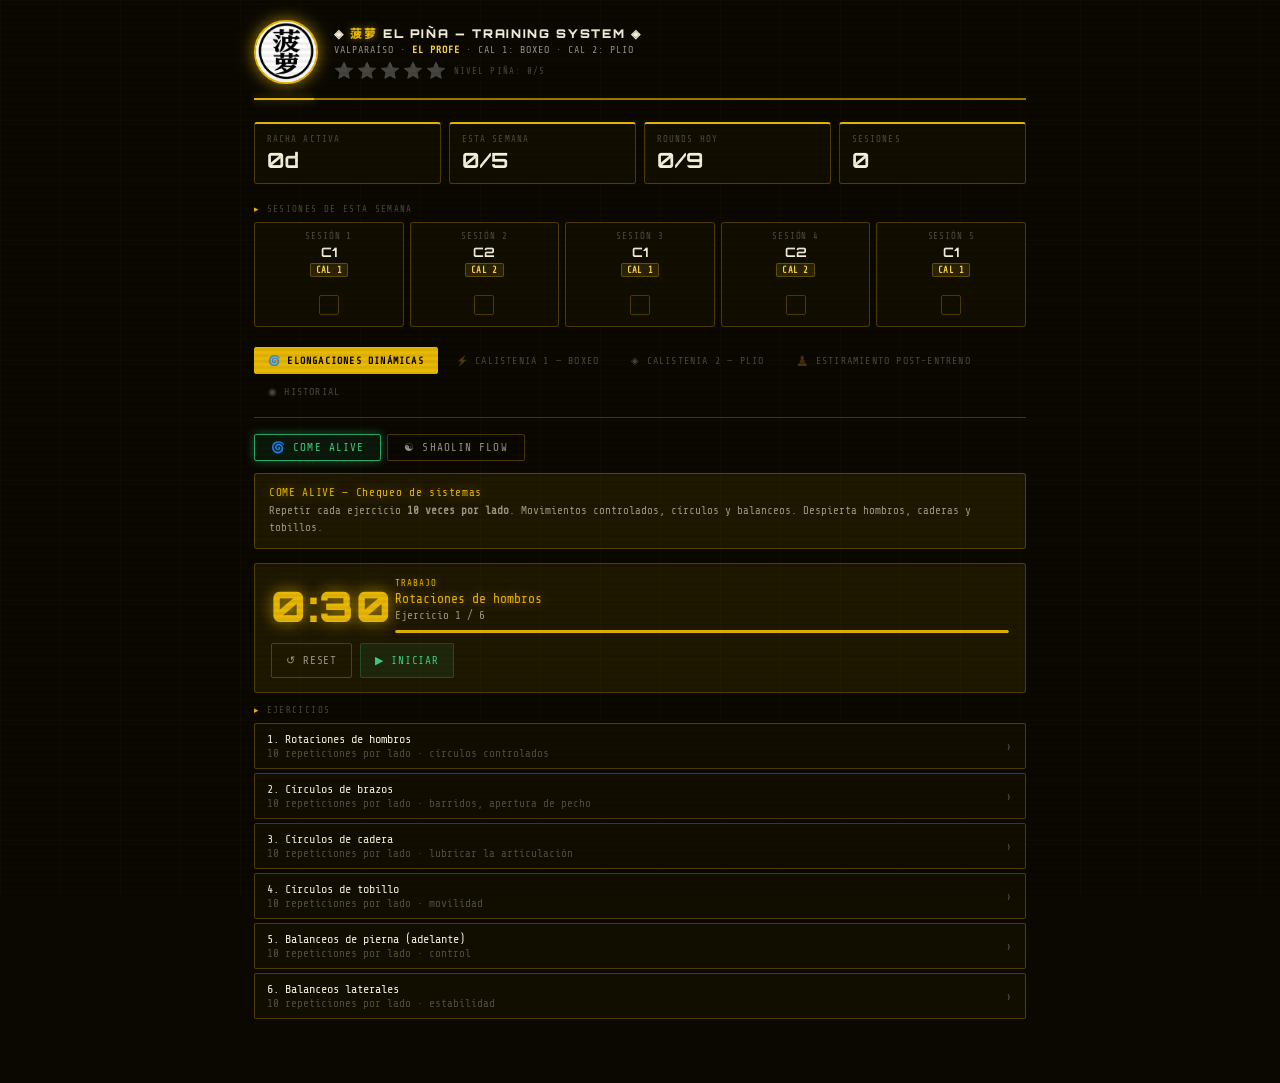
<file: index_old.html>
<!DOCTYPE html>
<html lang="es">
<head>
<meta charset="UTF-8">
<meta name="viewport" content="width=device-width, initial-scale=1.0">
<title>菠萝 EL PIÑA — TRAINING SYSTEM</title>
<link rel="preconnect" href="https://fonts.googleapis.com">
<link href="https://fonts.googleapis.com/css2?family=Orbitron:wght@400;700;900&family=Share+Tech+Mono&family=Noto+Sans+SC:wght@700;900&display=swap" rel="stylesheet">
<style>
*,*::before,*::after{box-sizing:border-box;margin:0;padding:0}
:root{
  /* El Piña — Dorado tropical + Negro profundo + Toques jade */
  --bg:#0A0800;--bg2:#110E00;--bg3:#181200;
  --gold:#E8B800;        /* dorado piña */
  --gold-l:#FFD84D;      /* dorado claro */
  --gold-d:#9A7A00;      /* dorado oscuro */
  --jade:#2DAA6B;        /* jade — acento secundario */
  --jade-l:#3DD17F;
  --orange:#E86A00;      /* naranja tropical */
  --gd:rgba(232,184,0,0.09);--gm:rgba(232,184,0,0.22);
  --white:#F5F0DC;
  --white2:rgba(245,240,220,0.6);
  --white3:rgba(245,240,220,0.28);
  --red:#E53935;--rd:rgba(229,57,53,0.08);
  --border:rgba(232,184,0,0.28);--borderb:rgba(232,184,0,0.6);
  --t:var(--white);--t2:var(--white2);--t3:var(--white3);
  --fd:'Orbitron','Courier New',monospace;
  --fm:'Share Tech Mono','Courier New',monospace;
  --fc:'Noto Sans SC',serif;
  --gs:0 0 8px rgba(232,184,0,0.5);
  --gm2:0 0 14px rgba(232,184,0,0.6),0 0 28px rgba(232,184,0,0.2);
  --go:0 0 12px rgba(232,184,0,0.5),0 0 24px rgba(232,184,0,0.15);
  --gr:0 0 12px rgba(229,57,53,0.55),0 0 24px rgba(229,57,53,0.2);
  --gg:0 0 12px rgba(232,184,0,0.6),0 0 24px rgba(232,184,0,0.2);
  --gj:0 0 10px rgba(45,170,107,0.5);
  --cyan:var(--jade-l);--cd:rgba(45,170,107,0.1);
  --od:rgba(232,184,0,0.1);
}
html{background:var(--bg)}
body{
  font-family:var(--fm);
  background:var(--bg);
  color:var(--t);
  min-height:100vh;
  overflow-x:hidden;
  position:relative;
}
/* Subtle scanlines */
body::before{
  content:'';position:fixed;inset:0;
  background:repeating-linear-gradient(0deg,transparent,transparent 3px,rgba(0,0,0,0.05) 3px,rgba(0,0,0,0.05) 6px);
  pointer-events:none;z-index:1000;
}
/* Hex grid bg */
body::after{
  content:'';position:fixed;inset:0;
  background-image:linear-gradient(rgba(232,184,0,0.022) 1px,transparent 1px),linear-gradient(90deg,rgba(232,184,0,0.022) 1px,transparent 1px);
  background-size:60px 60px;
  pointer-events:none;z-index:0;
}
.wrap{max-width:800px;margin:0 auto;padding:20px 14px 60px;position:relative;z-index:1}

/* HEADER */
.hdr{display:flex;align-items:center;gap:16px;margin-bottom:22px;padding-bottom:14px;border-bottom:2px solid var(--gold-d);position:relative}
.hdr::after{content:'';position:absolute;bottom:-2px;left:0;width:60px;height:2px;background:var(--gold);box-shadow:var(--gs)}
.pina-logo{width:64px;height:64px;border-radius:50%;border:2px solid var(--gold);flex-shrink:0;box-shadow:var(--gm2),inset 0 0 18px rgba(232,184,0,0.06);overflow:hidden;background:#fff}
.pina-logo img{width:100%;height:100%;object-fit:cover}
body.pina-mode .pina-logo{box-shadow:0 0 20px rgba(232,184,0,0.9),0 0 40px rgba(232,184,0,0.4),inset 0 0 18px rgba(232,184,0,0.1);animation:pulseLogo 1.5s ease-in-out infinite}
@keyframes pulseLogo{0%,100%{transform:scale(1)}50%{transform:scale(1.04)}}
.hdr-text{}
.hdr-title{font-family:var(--fd);font-size:12px;font-weight:900;letter-spacing:.14em;color:var(--white);text-shadow:none}
.hdr-title .gt{color:var(--gold);text-shadow:var(--gs);font-family:var(--fc)}
.hdr-sub{font-size:10px;color:var(--white2);letter-spacing:.1em;margin-top:3px}
.hdr-sub b{color:var(--gold-l)}

/* NIVEL PIÑA — stars */
.pina-level{display:flex;align-items:center;gap:8px;margin-top:6px}
.pina-stars{display:flex;gap:3px}
.pstar{font-size:16px;transition:all .3s;filter:grayscale(1);opacity:.3}
.pstar.on{filter:none;opacity:1;text-shadow:0 0 8px rgba(232,184,0,0.9)}
body.pina-mode .pstar.on{animation:starPulse 1.2s ease-in-out infinite}
@keyframes starPulse{0%,100%{transform:scale(1)}50%{transform:scale(1.15)}}
.pina-lvl-lbl{font-size:9px;letter-spacing:.12em;color:var(--white3);text-transform:uppercase}
.elite-badge{display:none;font-family:var(--fd);font-size:9px;letter-spacing:.15em;color:var(--gold);text-shadow:var(--gg);border:1px solid rgba(232,184,0,.4);padding:2px 10px;border-radius:2px;background:var(--gd);animation:auraFloat 2s ease-in-out infinite}
body.pina-mode .elite-badge{display:inline-block}

/* STATS */
.stats{display:grid;grid-template-columns:repeat(4,1fr);gap:8px;margin-bottom:20px}
.stat{border:1px solid var(--border);border-top:2px solid var(--gold);border-radius:3px;padding:10px 12px;background:var(--bg2)}
.stat-lbl{font-size:9px;color:var(--white3);letter-spacing:.12em;text-transform:uppercase;margin-bottom:3px}
.stat-val{font-family:var(--fd);font-size:21px;font-weight:700;color:var(--white)}
body.pina-mode .stat{border-top-color:var(--gold-l)}
body.pina-mode .stat-val{color:var(--gold-l);text-shadow:var(--gg)}

/* WEEK */
.sec-lbl{font-size:9px;letter-spacing:.15em;color:var(--white3);text-transform:uppercase;margin-bottom:8px}
.sec-lbl::before{content:'▸ ';color:var(--gold)}
.week{display:grid;grid-template-columns:repeat(5,1fr);gap:6px;margin-bottom:20px}
.day{border:1px solid var(--border);border-radius:3px;padding:8px 6px;text-align:center;background:var(--bg2)}
.day.today{border-color:var(--gold);border-top:2px solid var(--gold);box-shadow:0 0 12px rgba(232,184,0,0.2)}
.day.done{border-color:var(--gold);background:rgba(232,184,0,0.08)}
.d-name{font-size:9px;letter-spacing:.1em;color:var(--white3);text-transform:uppercase}
.d-num{font-family:var(--fd);font-size:16px;font-weight:700;margin:2px 0 5px;color:var(--white)}
.day.today .d-num{color:var(--gold-l);text-shadow:var(--gs)}
.day.done .d-num{color:var(--gold-l)}
body.pina-mode .day.done{border-color:var(--gold-l);background:rgba(232,184,0,0.12)}
.d-tags{display:flex;flex-direction:column;gap:2px;align-items:center;margin-bottom:5px}
.tag{font-size:9px;padding:1px 5px;border-radius:2px;font-weight:700;letter-spacing:.03em}
.tb{background:rgba(232,184,0,0.12);color:var(--gold-l);border:.5px solid rgba(232,184,0,0.3)}
.tp{background:rgba(255,255,255,0.06);color:var(--white2);border:.5px solid rgba(255,255,255,0.15)}
.chk{width:20px;height:20px;border-radius:2px;border:1px solid var(--border);background:transparent;cursor:pointer;font-size:11px;color:transparent;transition:all .2s;font-family:var(--fm)}
.chk:hover{border-color:var(--gold);color:var(--gold)}
.chk.on{background:var(--gold);border-color:var(--gold);color:#000;font-weight:700}

/* TABS */
.tabs{display:flex;gap:4px;margin-bottom:16px;flex-wrap:wrap;border-bottom:1px solid var(--border);padding-bottom:12px}
.tbtn{font-family:var(--fm);font-size:10px;letter-spacing:.12em;text-transform:uppercase;padding:7px 13px;border:1px solid transparent;border-radius:2px;background:transparent;color:var(--white3);cursor:pointer;transition:all .2s}
.tbtn:hover{color:var(--white2);border-color:var(--border)}
.tbtn.on{background:var(--gold);color:#000;font-weight:700;border-color:var(--gold)}
body.pina-mode .tbtn.on{background:var(--gold-d);color:var(--gold-l);border-color:var(--gold-l)}
.tc{display:none}.tc.on{display:block}

/* BOXING TAB */
.base{border:1px solid rgba(255,34,68,.25);background:var(--rd);border-radius:3px;padding:10px 14px;margin-bottom:14px}
.base-ttl{font-size:9px;letter-spacing:.15em;color:var(--red);text-shadow:var(--gr);margin-bottom:6px;text-transform:uppercase}
.base-ttl::before{content:'⚠ '}
.base-items{display:flex;flex-wrap:wrap;gap:3px 14px}
.bi{font-size:11px;color:rgba(255,34,68,.65)}
.bi::before{content:'▸ '}

.tbox{display:flex;gap:14px;margin-bottom:14px;align-items:flex-start}
.tring-wrap{position:relative;flex-shrink:0}
.tring-svg{width:178px;height:178px;transform:rotate(-90deg)}
.ring-bg{fill:none;stroke:rgba(232,184,0,.08);stroke-width:5}
.ring-fill{fill:none;stroke:var(--gold);stroke-width:5;stroke-linecap:butt;transition:stroke-dashoffset 0.9s linear,stroke .3s;filter:drop-shadow(0 0 5px rgba(232,184,0,0.6))}
.ring-fill.restc{stroke:rgba(245,240,220,0.5);filter:drop-shadow(0 0 5px rgba(245,240,220,0.3))}
.ring-fill.warnc{stroke:var(--red);filter:drop-shadow(0 0 6px rgba(229,57,53,0.7))}
body.pina-mode .ring-fill{stroke:var(--gold-l);filter:drop-shadow(0 0 8px rgba(255,216,77,0.8))}
.tsweep{position:absolute;inset:0;border-radius:50%}
.tsweep.go{background:conic-gradient(from 0deg,transparent 88%,rgba(232,184,0,.18) 100%);animation:spin 2.5s linear infinite}
.tover{position:absolute;inset:0;display:flex;flex-direction:column;align-items:center;justify-content:center;pointer-events:none}
.tphase{font-size:9px;letter-spacing:.15em;text-transform:uppercase;margin-bottom:2px}
.tphase.w{color:var(--gold-l);text-shadow:var(--gs)}
.tphase.r{color:var(--white2)}
.tphase.d{color:var(--gold);text-shadow:var(--gg)}
.tphase.x{color:var(--white3)}
.ttime{font-family:var(--fd);font-size:34px;font-weight:900;color:var(--white);letter-spacing:.04em}
.ttime.rc{color:var(--white2)}
.ttime.wc{color:var(--red);text-shadow:var(--gr);animation:blink .5s step-end infinite}
.tsubr{font-size:9px;color:var(--t3);letter-spacing:.08em;margin-top:3px;text-align:center;padding:0 8px;line-height:1.4}
@keyframes blink{50%{opacity:.25}}
@keyframes spin{to{transform:rotate(360deg)}}

.tinfo{flex:1;display:flex;flex-direction:column;gap:10px}
.tdetail{border:1px solid var(--border);background:var(--gd);border-radius:3px;padding:12px}
.td-lbl{font-size:9px;color:var(--t3);letter-spacing:.12em;text-transform:uppercase;margin-bottom:4px}
.td-title{font-family:var(--fd);font-size:12px;color:var(--gold);text-shadow:var(--gg);letter-spacing:.04em}
.td-keys{font-size:11px;color:var(--t2);margin-top:6px;line-height:1.55}
.tctrl{display:flex;gap:8px;flex-wrap:wrap}

.btn-p{font-family:var(--fm);font-size:11px;letter-spacing:.1em;text-transform:uppercase;padding:10px 18px;border:1px solid var(--gold);border-radius:2px;background:var(--od);color:var(--gold);cursor:pointer;transition:all .2s;box-shadow:var(--go)}
.btn-p:hover{background:rgba(232,184,0,.18)}
.btn-s{font-family:var(--fm);font-size:11px;letter-spacing:.08em;text-transform:uppercase;padding:10px 14px;border:1px solid var(--border);border-radius:2px;background:transparent;color:var(--t2);cursor:pointer;transition:all .2s}
.btn-s:hover{border-color:var(--gold);color:var(--gold)}
.btn-c{font-family:var(--fm);font-size:11px;letter-spacing:.08em;text-transform:uppercase;padding:10px 14px;border:1px solid rgba(45,170,107,.3);border-radius:2px;background:var(--cd);color:var(--cyan);cursor:pointer;transition:all .2s}
.btn-c:hover{box-shadow:var(--gj)}

.rgrid{display:grid;grid-template-columns:repeat(3,1fr);gap:6px}
.ri{border:1px solid var(--border);border-radius:3px;padding:8px 10px;cursor:pointer;transition:all .2s;background:var(--bg2)}
.ri:hover{border-color:var(--gold)}
.ri.act{border-color:var(--gold);background:rgba(232,184,0,0.1);border-left:3px solid var(--gold)}
.ri.dn{opacity:.5;background:var(--bg3);border-color:var(--border)}
.ri-num{font-size:9px;color:var(--white3);letter-spacing:.1em;text-transform:uppercase}
.ri.act .ri-num{color:var(--gold-l)}
.ri.dn .ri-num{color:var(--gold)}
.ri-title{font-size:11px;color:var(--white);line-height:1.35;margin-top:2px}

/* PLIO TAB */
.plio-day{display:flex;gap:6px;margin-bottom:12px}
.pd-btn{font-family:var(--fm);font-size:11px;letter-spacing:.1em;text-transform:uppercase;padding:6px 16px;border-radius:2px;border:1px solid var(--border);background:transparent;color:var(--t2);cursor:pointer;transition:all .2s}
.pd-btn.on{border-color:var(--jade);color:var(--jade-l);background:var(--cd);box-shadow:var(--gj)}
.plio-blk{display:flex;gap:5px;margin-bottom:12px;flex-wrap:wrap}
.pb-btn{font-family:var(--fm);font-size:10px;letter-spacing:.1em;text-transform:uppercase;padding:5px 12px;border-radius:2px;border:1px solid var(--border);background:transparent;color:var(--t3);cursor:pointer;transition:all .2s}
.pb-btn.on{border-color:var(--gold);color:var(--gold);background:var(--gd);box-shadow:var(--gg)}

.ptimer{border:1px solid rgba(45,170,107,.25);background:var(--cd);border-radius:3px;padding:14px 16px;margin-bottom:12px}
.pt-header{display:flex;align-items:center;gap:14px;margin-bottom:10px}
.pt-time{font-family:var(--fd);font-size:42px;font-weight:900;color:var(--jade-l);text-shadow:var(--gj);letter-spacing:.04em;flex-shrink:0;width:110px;text-align:center}
.pt-time.gn{color:var(--gold);text-shadow:var(--gm2)}
.pt-time.wn{color:var(--red);text-shadow:var(--gr);animation:blink .5s step-end infinite}
.pt-info{flex:1}
.pt-phase{font-size:9px;letter-spacing:.12em;text-transform:uppercase;color:var(--t3);margin-bottom:3px}
.pt-phase.w{color:var(--gold);text-shadow:var(--gs)}
.pt-phase.r{color:var(--jade-l)}
.pt-ex{font-size:13px;color:var(--gold);text-shadow:var(--gg);margin-bottom:3px}
.pt-prog{font-size:11px;color:var(--t2)}
.pt-bar{height:3px;background:rgba(45,170,107,.1);border-radius:2px;margin-top:8px;overflow:hidden}
.pt-fill{height:100%;border-radius:2px;background:var(--jade-l);box-shadow:var(--gj);transition:width .8s linear}
.pt-fill.gf{background:var(--gold);box-shadow:var(--gs)}
.pt-ctrl{display:flex;gap:8px;flex-wrap:wrap;margin-top:10px}

.dev-box{border:1px solid rgba(232,184,0,.2);background:var(--gd);border-radius:3px;padding:14px 16px;margin-bottom:12px;text-align:center}
.dev-lbl{font-size:9px;letter-spacing:.15em;color:rgba(232,184,0,.5);text-transform:uppercase;margin-bottom:6px}
.dev-time{font-family:var(--fd);font-size:36px;font-weight:700;color:var(--gold);text-shadow:var(--gg)}
.dev-ctrl{display:flex;gap:8px;justify-content:center;margin-top:10px;flex-wrap:wrap}
.btn-g{font-family:var(--fm);font-size:11px;letter-spacing:.08em;text-transform:uppercase;padding:9px 16px;border:1px solid rgba(232,184,0,.4);border-radius:2px;background:var(--gd);color:var(--gold);cursor:pointer;transition:all .2s}
.btn-g:hover{box-shadow:var(--gg)}

.plio-sec{margin-bottom:12px}
.ps-title{font-size:9px;letter-spacing:.15em;text-transform:uppercase;color:var(--t3);padding:5px 10px;background:var(--bg2);border:1px solid var(--border);border-radius:2px;margin-bottom:5px}
.ps-title::before{content:'◈ ';color:var(--gold)}
.ex{border:1px solid var(--border);border-radius:2px;overflow:hidden;margin-bottom:4px;background:var(--bg2)}
.ex-hdr{padding:8px 12px;display:flex;align-items:center;justify-content:space-between;cursor:pointer;transition:background .2s}
.ex-hdr:hover{background:var(--gd)}
.ex-name{font-size:12px;color:var(--t)}
.ex-det{font-size:11px;color:var(--t3);margin-top:1px}
.ex-body{display:none;padding:8px 12px 10px;border-top:1px solid var(--border)}
.ex-body.open{display:block}
.ex-note{font-size:11px;color:var(--gold);margin-bottom:5px}
.ex-note::before{content:'⚠ '}
.lnk{display:inline-block;font-size:11px;color:var(--jade-l);text-decoration:none;border:.5px solid rgba(45,170,107,.25);padding:3px 10px;border-radius:2px;letter-spacing:.04em;transition:all .2s}
.lnk:hover{background:rgba(45,170,107,.06);box-shadow:var(--gj)}
.earr{font-size:14px;color:var(--t3);transition:transform .2s;margin-left:8px;flex-shrink:0}
.earr.open{transform:rotate(90deg)}

/* HISTORY */
.hw{display:flex;gap:10px;flex-wrap:wrap;margin-bottom:10px}
.hwk{display:flex;gap:4px}
.hd{width:14px;height:14px;border-radius:2px}
.hd.hit{background:var(--gold);box-shadow:var(--gs)}
.hd.miss{background:var(--bg3);border:.5px solid var(--border)}
.hd.fut{background:transparent;border:.5px dashed var(--border)}
.hleg{display:flex;gap:14px;font-size:11px;color:var(--t3);flex-wrap:wrap;margin-bottom:10px}
.hleg-i{display:flex;align-items:center;gap:5px}
.hled{width:10px;height:10px;border-radius:2px}
.dec{height:1px;background:linear-gradient(90deg,transparent,var(--border),transparent);margin:14px 0}

/* NIVEL PIÑA OVERLAY */
.tr{position:absolute;border-radius:50%;border:2px solid var(--gold);opacity:0}
.tr1{width:80px;height:80px}
.tr2{width:160px;height:160px}
.tr3{width:280px;height:280px}
.tr4{width:420px;height:420px}
@keyframes ringEx{
  0%{transform:scale(.1);opacity:.9;border-width:4px}
  100%{transform:scale(4);opacity:0;border-width:1px}
}
@keyframes auraFloat{
  0%,100%{transform:scaleY(1) scaleX(1);opacity:.6}
  50%{transform:scaleY(1.08) scaleX(0.96);opacity:.9}
}
@keyframes screenShake{
  0%,100%{transform:translate(0,0)}
  15%{transform:translate(-4px,2px)}
  30%{transform:translate(4px,-3px)}
  45%{transform:translate(-3px,4px)}
  60%{transform:translate(5px,-2px)}
  75%{transform:translate(-2px,3px)}
  90%{transform:translate(3px,-4px)}
}
@keyframes eliteGlow{
  0%,100%{box-shadow:var(--gg),inset 0 0 20px rgba(232,184,0,.05)}
  50%{box-shadow:0 0 20px rgba(232,184,0,.7),0 0 40px rgba(232,184,0,.3),inset 0 0 30px rgba(232,184,0,.08)}
}
.spark{position:absolute;width:3px;height:3px;border-radius:50%;background:var(--gold);pointer-events:none}
@keyframes sparkFly{
  0%{transform:translate(0,0) scale(1);opacity:1}
  100%{transform:translate(var(--dx),var(--dy)) scale(0);opacity:0}
}

/* Pina mode overrides */
body.pina-mode .hdr{border-bottom-color:var(--gold-l)}
body.pina-mode .hdr-title .gt{color:var(--gold-l);text-shadow:var(--gg)}
body.pina-mode #sStreak{animation:auraFloat 1.5s ease-in-out infinite}

@media(max-width:600px){
  .stats{grid-template-columns:repeat(2,1fr)}
  .rgrid{grid-template-columns:repeat(2,1fr)}
  .tbox{flex-direction:column;align-items:center}
  .tring-svg{width:160px;height:160px}
  .ttime{font-size:28px}
  .hdr-title{font-size:10px}
}
</style>
</head>
<body>
<div class="wrap">

<!-- HEADER -->
<div class="hdr">
  <div class="pina-logo">
    <img src="[data-uri]" alt="菠萝 El Piña">
  </div>
  <div class="hdr-text">
    <div class="hdr-title">◈ <span class="gt">菠萝</span> EL PIÑA — TRAINING SYSTEM ◈ <span class="elite-badge">⭐ PIÑA SUPREMA</span></div>
    <div class="hdr-sub">VALPARAÍSO · <b>EL PROFE</b> · CAL 1: BOXEO · CAL 2: PLIO</div>
    <div class="pina-level">
      <div class="pina-stars" id="pinaStars">
        <span class="pstar" data-i="0">⭐</span>
        <span class="pstar" data-i="1">⭐</span>
        <span class="pstar" data-i="2">⭐</span>
        <span class="pstar" data-i="3">⭐</span>
        <span class="pstar" data-i="4">⭐</span>
      </div>
      <span class="pina-lvl-lbl" id="pinaLvlLbl">NIVEL PIÑA: 0/5</span>
    </div>
  </div>
</div>

<!-- STATS -->
<div class="stats">
  <div class="stat"><div class="stat-lbl">Racha activa</div><div class="stat-val" id="sStreak">—</div></div>
  <div class="stat"><div class="stat-lbl">Esta semana</div><div class="stat-val" id="sWeek">—</div></div>
  <div class="stat"><div class="stat-lbl">Rounds hoy</div><div class="stat-val" id="sRounds">0/9</div></div>
  <div class="stat"><div class="stat-lbl">Sesiones</div><div class="stat-val" id="sTotal">0</div></div>
</div>

<!-- WEEK -->
<div class="sec-lbl">Sesiones de esta semana</div>
<div class="week" id="weekGrid"></div>

<!-- TABS -->
<div class="tabs">
  <button class="tbtn on" onclick="tab('elong',this)">🌀 Elongaciones Dinámicas</button>
  <button class="tbtn" onclick="tab('boxing',this)">⚡ Calistenia 1 — Boxeo</button>
  <button class="tbtn" onclick="tab('plio',this)">◈ Calistenia 2 — Plio</button>
  <button class="tbtn" onclick="tab('post',this)">🧘 Estiramiento Post-Entreno</button>
  <button class="tbtn" id="tabEspecial" onclick="tab('especial',this)" style="display:none;">⭐ Rutina Especial</button>
  <button class="tbtn" onclick="tab('hist',this)">◉ Historial</button>
</div>

<!-- ELONGACIONES DINÁMICAS TAB -->
<div id="tc-elong" class="tc on">
  <div class="plio-day">
    <button class="pd-btn on" id="pdCA" onclick="setElong('comeAlive')">🌀 COME ALIVE</button>
    <button class="pd-btn" id="pdSF" onclick="setElong('shaolin')">☯ SHAOLIN FLOW</button>
  </div>
  
  <!-- Descripción -->
  <div class="desc-box" style="border:1px solid var(--border);background:var(--gd);border-radius:3px;padding:12px 14px;margin-bottom:14px;">
    <div class="ttl" style="font-size:11px;color:var(--gold);text-shadow:var(--gg);letter-spacing:.06em;margin-bottom:4px;" id="elongTitle">COME ALIVE — Chequeo de sistemas</div>
    <div class="txt" style="font-size:11px;color:var(--t2);line-height:1.5;" id="elongDesc">Repetir cada ejercicio <b>10 veces por lado</b>. Movimientos controlados, círculos y balanceos. Despierta hombros, caderas y tobillos.</div>
  </div>

  <!-- Timer -->
  <div class="ptimer" style="border:1px solid rgba(232,184,0,.25);background:var(--gd);border-radius:3px;padding:14px 16px;margin-bottom:12px;">
    <div class="pt-header">
      <div class="pt-time gn" id="elongTime">0:30</div>
      <div class="pt-info">
        <div class="pt-phase w" id="elongPhase">TRABAJO</div>
        <div class="pt-ex" id="elongEx">Rotación de hombros</div>
        <div class="pt-prog" id="elongProg">Ejercicio 1 / 6</div>
        <div class="pt-bar"><div class="pt-fill gf" id="elongFill" style="width:100%"></div></div>
      </div>
    </div>
    <div class="pt-ctrl">
      <button class="btn-s" onclick="elongReset()">↺ Reset</button>
      <button class="btn-c" id="btnElong" onclick="elongToggle()">▶ INICIAR</button>
    </div>
  </div>

  <!-- Lista de ejercicios -->
  <div class="sec-lbl">Ejercicios</div>
  <div id="elongList"></div>
</div>

<!-- BOXING TAB -->
<div id="tc-boxing" class="tc">
  <div class="base">
    <div class="base-ttl">Base obligatoria — todos los rounds</div>
    <div class="base-items">
      <span class="bi">Pies al ancho de hombros, puntas 45°</span>
      <span class="bi">Talones activos, rodillas semiflexión</span>
      <span class="bi">Codos pegados al cuerpo</span>
      <span class="bi">Mano izquierda adelantada</span>
      <span class="bi">Mentón abajo</span>
    </div>
  </div>

  <div class="tbox">
    <div class="tring-wrap">
      <svg class="tring-svg" viewBox="0 0 178 178">
        <circle class="ring-bg" cx="89" cy="89" r="82"/>
        <circle class="ring-fill" id="ringFill" cx="89" cy="89" r="82" stroke-dasharray="515.2" stroke-dashoffset="0"/>
      </svg>
      <div class="tsweep" id="sweepEl"></div>
      <div class="tover">
        <div class="tphase x" id="tPhase">STANDBY</div>
        <div class="ttime" id="tTime">3:00</div>
        <div class="tsubr" id="tSub">Round 1 de 9</div>
      </div>
    </div>

    <div class="tinfo">
      <div class="tdetail">
        <div class="td-lbl">Round activo</div>
        <div class="td-title" id="tRTitle">R1 — Estabilidad y equilibrio</div>
        <div class="td-keys" id="tRKeys">Movimiento de péndulo activo. Desplazamientos adelante, atrás, izquierda, derecha.</div>
      </div>
      <div class="tctrl">
        <button class="btn-s" onclick="bReset()">↺ Reset</button>
        <button class="btn-p" id="btnSS" onclick="bToggle()">▶ INICIAR</button>
      </div>
    </div>
  </div>

  <div class="sec-lbl">Seleccionar round</div>
  <div class="rgrid" id="roundGrid"></div>
</div>

<!-- PLIO TAB -->
<div id="tc-plio" class="tc">
  <div class="plio-day">
    <button class="pd-btn on" id="pdA" onclick="setPDay('diaA')">◈ DÍA A — SESIÓN 2</button>
    <button class="pd-btn" id="pdB" onclick="setPDay('diaB')">◈ DÍA B — SESIÓN 4</button>
  </div>
  <div class="plio-blk">
    <button class="pb-btn on" id="pbC" onclick="setPBlk('calent')">▸ CALENTAMIENTO</button>
    <button class="pb-btn" id="pbD" onclick="setPBlk('dev')">▸ DESARROLLO</button>
    <button class="pb-btn" id="pbF" onclick="setPBlk('finish')">▸ FINISHER</button>
  </div>

  <div class="ptimer" id="pTimerBox">
    <div class="pt-header">
      <div class="pt-time gn" id="ptTime">0:30</div>
      <div class="pt-info">
        <div class="pt-phase w" id="ptPhase">TRABAJO</div>
        <div class="pt-ex" id="ptEx">—</div>
        <div class="pt-prog" id="ptProg">Ronda 1 / 8</div>
        <div class="pt-bar"><div class="pt-fill gf" id="ptFill" style="width:100%"></div></div>
      </div>
    </div>
    <div class="pt-ctrl">
      <button class="btn-s" onclick="pReset()">↺ Reset</button>
      <button class="btn-c" id="btnPS" onclick="pToggle()">▶ INICIAR</button>
    </div>
  </div>

  <div class="dev-box" id="devBox" style="display:none">
    <div class="dev-lbl">◈ Cronómetro de descanso entre series</div>
    <div class="dev-time" id="devTime">1:20</div>
    <div class="dev-ctrl">
      <button class="btn-g" onclick="devStart(80)">▶ 1:20 — Entre series</button>
      <button class="btn-g" onclick="devStart(75)">▶ 1:15</button>
      <button class="btn-g" onclick="devStart(60)">▶ 1:00 — Entre ejercicios</button>
      <button class="btn-s" onclick="devStop()">↺ Stop</button>
    </div>
  </div>

  <div id="plioList"></div>
</div>

<!-- ESTIRAMIENTO POST-ENTRENO TAB -->
<div id="tc-post" class="tc">
  <div class="plio-day">
    <button class="pd-btn on" id="pdPE" onclick="setElong('postEntreno')">🧘 POST-ENTRENO</button>
  </div>

  <!-- Descripción -->
  <div class="desc-box" style="border:1px solid var(--border);background:var(--gd);border-radius:3px;padding:12px 14px;margin-bottom:14px;">
    <div class="ttl" style="font-size:11px;color:var(--gold);text-shadow:var(--gg);letter-spacing:.06em;margin-bottom:4px;" id="postTitle">ESTIRAMIENTO POST-ENTRENO — 8 MIN · Flexibilidad para Boxeo</div>
    <div class="txt" style="font-size:11px;color:var(--t2);line-height:1.5;" id="postDesc">Rutina de estiramientos estáticos para después de entrenar boxeo. Ayuda a relajar la musculatura, mejorar la recuperación y prevenir lesiones.</div>
  </div>

  <!-- Timer -->
  <div class="ptimer" style="border:1px solid rgba(232,184,0,.25);background:var(--gd);border-radius:3px;padding:14px 16px;margin-bottom:12px;">
    <div class="pt-header">
      <div class="pt-time gn" id="postTime">0:30</div>
      <div class="pt-info">
        <div class="pt-phase w" id="postPhase">TRABAJO</div>
        <div class="pt-ex" id="postEx">Estiramiento de hombros</div>
        <div class="pt-prog" id="postProg">Ejercicio 1 / 8</div>
        <div class="pt-bar"><div class="pt-fill gf" id="postFill" style="width:100%"></div></div>
      </div>
    </div>
    <div class="pt-ctrl">
      <button class="btn-s" onclick="postReset()">↺ Reset</button>
      <button class="btn-c" id="btnPost" onclick="postToggle()">▶ INICIAR</button>
    </div>
  </div>

  <!-- Lista de ejercicios -->
  <div class="sec-lbl">Ejercicios</div>
  <div id="postList"></div>
</div>

<!-- ─── RUTINA ESPECIAL (desbloqueable) ─── -->
<div id="tc-especial" class="tc">
  <!-- Mensaje de bloqueo (se muestra si nivel < 2) -->
  <div id="especialLock" style="display:none; text-align:center; padding:30px 20px; border:1px solid var(--gold-d); border-radius:3px; background:var(--bg2);">
    <div style="font-size:48px; margin-bottom:10px;">🔒</div>
    <div style="font-family:var(--fd); font-size:14px; letter-spacing:.1em; color:var(--gold); text-shadow:var(--gs);">RUTINA ESPECIAL BLOQUEADA</div>
    <div style="font-size:12px; color:var(--t3); margin:12px 0; line-height:1.6;">
      Aumenta tu nivel de <b style="color:var(--gold);">Piña</b> para desbloquear esta rutina exclusiva.<br>
      Necesitas <b style="color:var(--gold-l);">2 estrellas Piña</b> (4 sesiones completadas).
    </div>
    <div style="font-family:var(--fd); font-size:10px; color:var(--t3); letter-spacing:.1em; border-top:1px solid var(--border); padding-top:12px; margin-top:12px;">
      NIVEL ACTUAL: <span id="lockCurrentLevel" style="color:var(--gold);">0</span> / 2 ⭐
    </div>
  </div>

  <!-- Contenido de la rutina (se muestra si nivel >= 2) -->
  <div id="especialContent" style="display:none;">
    <div class="desc-box" style="border:1px solid var(--gold);background:var(--gd);border-radius:3px;padding:12px 14px;margin-bottom:14px;">
      <div class="ttl" style="font-size:11px;color:var(--gold);text-shadow:var(--gg);letter-spacing:.06em;margin-bottom:4px;">⭐ RUTINA ESPECIAL — DOMINANDO EL PASO DE PÉNDULO</div>
      <div class="txt" style="font-size:11px;color:var(--t2);line-height:1.5;">
        Basado en la técnica soviética. Practica el movimiento de pies, la guardia y la integración con golpes. 
        <b>4 rounds de 2 min · 30s descanso</b>.
      </div>
    </div>

    <!-- Timer -->
    <div class="ptimer" style="border:1px solid rgba(232,184,0,.4);background:var(--gd);border-radius:3px;padding:14px 16px;margin-bottom:12px;">
      <div class="pt-header">
        <div class="pt-time gn" id="espTime">2:00</div>
        <div class="pt-info">
          <div class="pt-phase w" id="espPhase">TRABAJO</div>
          <div class="pt-ex" id="espEx">Movimiento de pies</div>
          <div class="pt-prog" id="espProg">Round 1 / 4</div>
          <div class="pt-bar"><div class="pt-fill gf" id="espFill" style="width:100%"></div></div>
        </div>
      </div>
      <div class="pt-ctrl">
        <button class="btn-s" onclick="espReset()">↺ Reset</button>
        <button class="btn-c" id="btnEsp" onclick="espToggle()">▶ INICIAR</button>
      </div>
    </div>

    <!-- Lista de ejercicios -->
    <div class="sec-lbl">Rounds de práctica</div>
    <div id="espList"></div>
  </div>
</div>

<!-- HISTORY TAB -->
<div id="tc-hist" class="tc">
  <div class="sec-lbl">Registro — últimas 4 semanas</div>
  <div class="hleg">
    <div class="hleg-i"><div class="hled" style="background:var(--gold);box-shadow:var(--gs)"></div>Completado</div>
    <div class="hleg-i"><div class="hled" style="background:var(--bg3);border:.5px solid var(--border)"></div>Pendiente</div>
    <div class="hleg-i"><div class="hled" style="border:.5px dashed var(--border)"></div>Próximo</div>
  </div>
  <div class="hw" id="histGrid"></div>
  <div class="dec"></div>
  <div style="font-size:12px;color:var(--t2)" id="histTxt"></div>
</div>

<!-- NIVEL PIÑA OVERLAY -->
<div id="transOverlay" style="display:none;position:fixed;inset:0;z-index:9999;pointer-events:none;overflow:hidden">
  <div id="transFlash" style="position:absolute;inset:0;background:rgba(232,184,0,0.9);opacity:0;transition:opacity .05s"></div>
  <div id="transRings" style="position:absolute;inset:0;display:flex;align-items:center;justify-content:center">
    <div class="tr tr1"></div><div class="tr tr2"></div><div class="tr tr3"></div><div class="tr tr4"></div>
  </div>
  <div id="transCenter" style="position:absolute;inset:0;display:flex;flex-direction:column;align-items:center;justify-content:center;opacity:0">
    <div id="tcSparks" style="position:absolute;inset:0;pointer-events:none"></div>
    <div style="font-family:var(--fc);font-size:64px;font-weight:900;color:var(--gold);text-shadow:0 0 30px rgba(232,184,0,0.9),0 0 60px rgba(232,184,0,0.5);line-height:1;margin-bottom:8px">菠萝</div>
    <div style="font-family:var(--fd);font-size:10px;letter-spacing:.25em;color:rgba(232,184,0,0.8);margin-bottom:6px">NIVEL PIÑA DESBLOQUEADO</div>
    <div id="tcStars" style="font-size:32px;letter-spacing:4px;text-shadow:0 0 20px rgba(232,184,0,1)">⭐</div>
    <div style="height:2px;width:200px;background:linear-gradient(90deg,transparent,var(--gold),transparent);margin:12px 0"></div>
    <div id="tcTitle" style="font-family:var(--fd);font-size:22px;font-weight:900;letter-spacing:.15em;color:var(--gold);text-shadow:0 0 20px rgba(232,184,0,1),0 0 40px rgba(232,184,0,0.6);margin-top:6px">¡EL PIÑA!</div>
  </div>
</div>

</div>
<script>
// ═══════════════════════════════════════
// DATA
// ═══════════════════════════════════════
const ROUNDS=[
  {t:"Estabilidad y equilibrio",k:"Movimiento de péndulo activo. Desplazamientos adelante, atrás, izquierda, derecha."},
  {t:"Desplazamiento + golpes básicos",k:"Jab solo, recto solo, 1–2, 1–1–2. La potencia nace desde la cadera. Gatillazo en cada golpe."},
  {t:"Fluidez y esquivas",k:"Rolling, slips, parry, stop, pivoteos, paso atrás. SIN lanzar golpes. Lento–moderado."},
  {t:"Integración técnica",k:"Todo integrado: desplazamientos + esquivas + paso atrás. SIN golpes de poder."},
  {t:"Uppercuts",k:"Base baja, rodillas flexionadas. Uppercuts solos, aislados, en secuencia. Siempre sacar los hombros."},
  {t:"Sombra total controlada",k:"Todo integrado. Lento, fluido, técnico. Si puedes hacerlo lento → podrás hacerlo en tiempo real."},
  {t:"Repetición con autocorrección",k:"Exactamente igual que Round 6. Más control, más calidad. Repetir es la clave."},
  {t:"Intensidad controlada",k:"60–80% del potencial. Mantener base y técnica. SIN perder la base bajo ningún concepto."},
  {t:"Jab y volumen",k:"Fluir lento. Jab activo TODO el round. Jab si estás cansado, perdido, necesitas espacio o distancia."},
];

const PLIO={
  diaA:{
    calent:{rounds:8,workSec:30,restSec:20,exs:["Skipping","Plancha alta"]},
    dev:[
      {name:"Saltos al cajón frontal",detail:"2 series · 4–6 reps · 1:20 descanso",note:"La bajada con cuidado.",link:"https://youtube.com/shorts/8LstYuM2UoM"},
      {name:"Pogo jumps",detail:"2 series · 20 saltos · 1:20 descanso",note:"",link:"https://youtube.com/shorts/SjHRwhGXBl8"},
      {name:"CMJ — Salto con contramovimiento",detail:"2 series · 6 saltos · 1:20 descanso",note:"La caída no debe sonar fuerte.",link:"https://youtube.com/shorts/yDgbFFcIx6w"},
      {name:"Skipping rodillas altas",detail:"2 series · 20 reps · 1:20 descanso",note:"Mínimo contacto con el piso, máxima velocidad.",link:"https://youtube.com/shorts/BMwSSzITP2Q"},
      {name:"Sentadillas con salto",detail:"2 series · 6 reps · 1:20 descanso",note:"",link:"https://youtube.com/shorts/9hi65bciMdA"},
      {name:"Salto longitudinal",detail:"2 series · 4–6 reps · 1:20 descanso",note:"",link:"https://youtube.com/shorts/v0yrBWA3eEs"},
    ],
    finish:{rounds:10,workSec:30,restSec:45,exs:["Pushups hand release","Air squats"],links:["https://youtube.com/shorts/dFI0VWMqxIk","https://youtube.com/shorts/eUy9DpornNI"]},
  },
  diaB:{
    calent:{rounds:8,workSec:30,restSec:20,exs:["Skipping","Plancha alta"]},
    dev:[
      {name:"Ankle hops (vereda o escalón)",detail:"2 series · 20 saltos · 1:20 descanso",note:"",link:"https://youtube.com/shorts/dy8Ytmc2K8Q"},
      {name:"Caída del cajón",detail:"2 series · 4–6 reps · 1:20 descanso",note:"",link:"https://youtube.com/shorts/OpnU8haeXPo"},
      {name:"Drop Jump",detail:"2 series · 4–6 reps · 1:20 descanso",note:"Caída profunda.",link:"https://youtube.com/shorts/34mM55xrR3w"},
      {name:"Death jumps",detail:"2 series · 4–6 reps · 1:20 descanso",note:"Caída NO profunda — apenas tocas el piso y saltas.",link:"https://youtube.com/shorts/XwZkwe0PyT4"},
      {name:"Power pushups",detail:"2 series · 6–8 reps · 1:20 descanso",note:"",link:"https://youtube.com/shorts/iO0sT5FDgj4"},
    ],
    finish:{rounds:10,workSec:35,restSec:45,exs:["Russian twist","Sombra de boxeo suave"],links:["https://youtube.com/shorts/-cPtvFdT8dc",""]},
  }
};
const CALENT_LINKS=["https://youtube.com/shorts/NS796lhAEPw","https://youtube.com/shorts/BbbZJy1WsWo"];

// NIVEL PIÑA: 1 estrella = 2 sesiones, 2=4, 3=7, 4=10, 5=14
const PINA_THRESHOLDS=[2,4,7,10,14];
const PINA_NAMES=["¡PRIMERA PIÑA!","¡PIÑA DOBLE!","¡PIÑA POWER!","¡SUPER PIÑA!","¡PIÑA SUPREMA! 菠萝"];

// ═══════════════════════════════════════
// STATE
// ═══════════════════════════════════════
const TODAY=new Date();
const TDK=TODAY.toISOString().slice(0,10);
const TDOW=TODAY.getDay();
let S=JSON.parse(localStorage.getItem('pina_state')||'{"weeks":{},"total":0}');
let RD=JSON.parse(localStorage.getItem('pina_rounds')||'{"date":"","done":[]}');
let rdSet=new Set(RD.date===TDK?RD.done:[]);
function save(){localStorage.setItem('pina_state',JSON.stringify(S))}
function saveR(){localStorage.setItem('pina_rounds',JSON.stringify({date:TDK,done:[...rdSet]}))}

// ═══════════════════════════════════════
// AUDIO
// ═══════════════════════════════════════
let actx=null;
function getCtx(){if(!actx)actx=new(window.AudioContext||window.webkitAudioContext)();return actx}
function beep(freq,dur,type='square',vol=0.18,delay=0){
  try{
    const c=getCtx();
    const o=c.createOscillator(),g=c.createGain();
    o.connect(g);g.connect(c.destination);
    o.type=type;o.frequency.value=freq;
    g.gain.setValueAtTime(vol,c.currentTime+delay);
    g.gain.exponentialRampToValueAtTime(0.001,c.currentTime+delay+dur);
    o.start(c.currentTime+delay);o.stop(c.currentTime+delay+dur+0.01);
  }catch(e){}
}
function sndWork(){beep(523,0.12);beep(660,0.18,undefined,undefined,0.1)}
function sndRest(){beep(440,0.12);beep(330,0.18,undefined,undefined,0.1)}
function sndWarn(){beep(880,0.07);beep(880,0.07,undefined,undefined,0.18);beep(880,0.07,undefined,undefined,0.36)}
function sndRound(){beep(660,0.12);beep(784,0.2,undefined,undefined,0.1)}
function sndDone(){[523,659,784,1047].forEach((f,i)=>beep(f,0.25,undefined,0.15,i*0.14))}
function sndPina(){
  try{
    const ctx=getCtx(),t=ctx.currentTime;
    const buf=ctx.createBuffer(1,ctx.sampleRate*0.5,ctx.sampleRate);
    const data=buf.getChannelData(0);
    for(let i=0;i<data.length;i++)data[i]=(Math.random()*2-1)*(1-i/data.length)*0.12;
    const src=ctx.createBufferSource();src.buffer=buf;src.connect(ctx.destination);src.start(t);
    // tropical ascending arpeggio
    [[261,.1],[330,.1],[392,.1],[523,.1],[659,.1],[784,.1],[1047,.2],[1319,.25]].forEach(([f,d],i)=>{
      beep(f,d,'sine',0.12,i*0.11);
    });
    setTimeout(()=>{beep(1047,.5,'sine',0.15);beep(1319,.5,'sine',0.1);beep(1568,.5,'sine',0.08)},1100);
  }catch(e){}
}

// ═══════════════════════════════════════
// UTILS
// ═══════════════════════════════════════
function wkStart(ref){
  const d=new Date(ref||TODAY);
  const day=d.getDay();
  d.setDate(d.getDate()-day+(day===0?-6:1));
  d.setHours(0,0,0,0);return d;
}
function wkKey(ref){const ws=wkStart(ref);return ws.toISOString().slice(0,10)}
function calcStreak(){
  let streak=0;
  const wks=Object.keys(S.weeks||{}).sort().reverse();
  for(const wk of wks){
    const sess=(S.weeks[wk]||[]);
    const sorted=[...sess].reverse();
    for(const s of sorted){
      if(s&&s.done)streak++;
      else if(streak>0)return streak;
    }
  }
  return streak;
}
function wkDone(){
  const wk=wkKey();
  return((S.weeks||{})[wk]||[]).filter(s=>s&&s.done).length;
}
function calcPinaLevel(total){
  let lvl=0;
  for(let i=0;i<PINA_THRESHOLDS.length;i++){
    if(total>=PINA_THRESHOLDS[i])lvl=i+1;
  }
  return lvl;
}
function formatSessionDate(dateStr){
  const d=new Date(dateStr+'T12:00:00');
  const months=['ENE','FEB','MAR','ABR','MAY','JUN','JUL','AGO','SEP','OCT','NOV','DIC'];
  return d.getDate()+' '+months[d.getMonth()];
}

// ═══════════════════════════════════════
// BOXING TIMER
// ═══════════════════════════════════════
const CIRC=515.2,WD=180,RD2=60;
let bRun=false,bInt=null,bRound=0,bWork=true,bLeft=WD;
function bToggle(){bRun?bStop():bStart()}
function bStart(){bRun=true;document.getElementById('btnSS').textContent='⏸ PAUSA';document.getElementById('sweepEl').classList.add('go');bInt=setInterval(bTick,1000);bDisplay()}
function bStop(){bRun=false;clearInterval(bInt);document.getElementById('btnSS').textContent='▶ INICIAR';document.getElementById('sweepEl').classList.remove('go')}
function bReset(){
  bStop();bRound=0;bWork=true;bLeft=WD;rdSet.clear();saveR();
  bDisplay();renderRounds();renderStats();
}
function bTick(){
  if(bLeft<=3&&bLeft>0&&bWork)sndWarn();
  bLeft--;
  if(bLeft<0){
    if(bWork){
      rdSet.add(bRound);saveR();renderRounds();renderStats();
      if(bRound>=8){bStop();bLeft=0;bDone();return}
      sndRest();bWork=false;bLeft=RD2;
    }else{sndWork();bRound++;bWork=true;bLeft=WD;}
  }
  bDisplay();
}
function bDone(){
  sndDone();
  document.getElementById('tPhase').textContent='COMPLETADO';
  document.getElementById('tPhase').className='tphase d';
  document.getElementById('tTime').textContent='0:00';
  document.getElementById('tTime').className='ttime';
  updateRingDetail();
}
function bDisplay(){
  const m=Math.floor(bLeft/60),s=bLeft%60;
  const el=document.getElementById('tTime');
  el.textContent=m+':'+(s<10?'0'+s:s);
  const ph=document.getElementById('tPhase');
  const rf=document.getElementById('ringFill');
  const warn=bWork&&bLeft<=5;
  if(bWork){
    ph.textContent='TRABAJO';ph.className='tphase w';
    el.className=warn?'ttime wc':'ttime';
    rf.className=warn?'ring-fill warnc':'ring-fill';
    rf.style.strokeDashoffset=CIRC*(1-bLeft/WD);
  }else{
    ph.textContent='DESCANSO';ph.className='tphase r';
    el.className='ttime rc';
    rf.className='ring-fill restc';
    rf.style.strokeDashoffset=CIRC*(1-bLeft/RD2);
  }
  document.getElementById('tSub').textContent='Round '+(bRound+1)+' de 9';
  updateRingDetail();
}
function updateRingDetail(){
  const r=ROUNDS[bRound];
  document.getElementById('tRTitle').textContent='R'+(bRound+1)+' — '+r.t;
  document.getElementById('tRKeys').textContent=r.k;
}
function bSelectRound(i){if(bRun)bStop();bRound=i;bWork=true;bLeft=WD;bDisplay();renderRounds()}

// ═══════════════════════════════════════
// PLIO TIMER
// ═══════════════════════════════════════
let pDay='diaA',pBlk='calent';
let pRun=false,pInt=null,pLeft=30,pWorkPhase=true,pRound=0,pCfg=null;
function setPDay(d){
  pDay=d;
  document.getElementById('pdA').classList.toggle('on',d==='diaA');
  document.getElementById('pdB').classList.toggle('on',d==='diaB');
  pReset();renderPlioList();
}
function setPBlk(b){
  pBlk=b;
  ['C','D','F'].forEach(x=>document.getElementById('pb'+x).classList.remove('on'));
  const map={calent:'C',dev:'D',finish:'F'};
  document.getElementById('pb'+map[b]).classList.add('on');
  document.getElementById('pTimerBox').style.display=b==='dev'?'none':'block';
  document.getElementById('devBox').style.display=b==='dev'?'block':'none';
  pReset();renderPlioList();
}
function getPCfg(){
  const d=PLIO[pDay];
  if(pBlk==='calent')return d.calent;
  if(pBlk==='finish')return d.finish;
  return null;
}
function pToggle(){pRun?pStop():pPStart()}
function pPStart(){
  pCfg=getPCfg();if(!pCfg)return;
  pRun=true;
  document.getElementById('btnPS').textContent='⏸ PAUSA';
  pInt=setInterval(pTick,1000);pDisplay();
}
function pStop(){pRun=false;clearInterval(pInt);document.getElementById('btnPS').textContent='▶ INICIAR'}
function pReset(){
  pStop();pRound=0;pWorkPhase=true;
  pCfg=getPCfg();
  pLeft=pCfg?pCfg.workSec:30;pDisplay();
}
function pTick(){
  if(pLeft<=3&&pLeft>0&&pWorkPhase)sndWarn();
  pLeft--;
  if(pLeft<0){
    pCfg=getPCfg();
    if(pWorkPhase){
      sndRest();
      const totalPairs=pCfg.rounds;
      if(pRound>=totalPairs-1){pStop();pLeft=0;pDone();return}
      pWorkPhase=false;pLeft=pCfg.restSec;
    }else{sndWork();pRound++;pWorkPhase=true;pLeft=pCfg.workSec;}
  }
  pDisplay();
}
function pDone(){
  sndDone();
  document.getElementById('ptPhase').textContent='COMPLETADO';
  document.getElementById('ptPhase').className='pt-phase';
  document.getElementById('ptEx').textContent='◈ BLOQUE FINALIZADO ◈';
  document.getElementById('ptProg').textContent='';
  document.getElementById('ptTime').textContent='0:00';
  document.getElementById('ptTime').className='pt-time';
  document.getElementById('ptFill').style.width='0%';
}
function pDisplay(){
  pCfg=getPCfg();if(!pCfg)return;
  const m=Math.floor(pLeft/60),s=pLeft%60;
  const tel=document.getElementById('ptTime');
  tel.textContent=m+':'+(s<10?'0'+s:s);
  const ph=document.getElementById('ptPhase');
  const fill=document.getElementById('ptFill');
  const exel=document.getElementById('ptEx');
  const prog=document.getElementById('ptProg');
  const warn=pWorkPhase&&pLeft<=5;
  const exIdx=pRound%pCfg.exs.length;
  exel.textContent=pCfg.exs[exIdx];
  prog.textContent='Ronda '+(pRound+1)+' / '+pCfg.rounds;
  if(pWorkPhase){
    ph.textContent='TRABAJO';ph.className='pt-phase w';
    tel.className=warn?'pt-time wn':'pt-time gn';
    fill.className=warn?'pt-fill':'pt-fill gf';
    fill.style.width=Math.round(pLeft/pCfg.workSec*100)+'%';
  }else{
    ph.textContent='DESCANSO';ph.className='pt-phase r';
    tel.className='pt-time';
    fill.className='pt-fill';
    fill.style.width=Math.round(pLeft/pCfg.restSec*100)+'%';
  }
}

// Dev rest timer
let devRun=false,devInt=null,devLeft=80;
function devStart(secs){devStop();devLeft=secs;devRun=true;devInt=setInterval(devTick,1000);devDisplay();sndWork()}
function devStop(){devRun=false;clearInterval(devInt)}
function devTick(){
  if(devLeft<=3&&devLeft>0)sndWarn();
  devLeft--;
  if(devLeft<0){devStop();devLeft=0;sndDone();}
  devDisplay();
}
function devDisplay(){
  const m=Math.floor(devLeft/60),s=devLeft%60;
  document.getElementById('devTime').textContent=m+':'+(s<10?'0'+s:s);
}

// ═══════════════════════════════════════
// RENDER
// ═══════════════════════════════════════
function renderStats(){
  document.getElementById('sStreak').textContent=calcStreak()+'d';
  document.getElementById('sWeek').textContent=wkDone()+'/5';
  document.getElementById('sRounds').textContent=rdSet.size+'/9';
  document.getElementById('sTotal').textContent=S.total||0;
  renderPinaLevel();
}
function renderPinaLevel(){
  const total=S.total||0;
  const lvl=calcPinaLevel(total);
  const stars=document.querySelectorAll('.pstar');
  stars.forEach((s,i)=>s.classList.toggle('on',i<lvl));
  document.getElementById('pinaLvlLbl').textContent='NIVEL PIÑA: '+lvl+'/5';
  applyPinaMode(lvl);
}
function applyPinaMode(lvl){
  if(lvl>=1){document.body.classList.add('pina-mode');}
  else{document.body.classList.remove('pina-mode');}
}
function renderWeek(){
  const wk=wkKey(),g=document.getElementById('weekGrid');
  const sessions=(S.weeks[wk]||Array(5).fill(null));
  g.innerHTML='';
  for(let i=0;i<5;i++){
    const sess=sessions[i]||{done:false,date:null};
    const isPlio=(i===1||i===3);
    const cal=isPlio?'CAL 2':'CAL 1';
    const dateLabel=sess.date?formatSessionDate(sess.date):'';
    const div=document.createElement('div');
    div.className='day'+(sess.done?' done':'');
    div.innerHTML=`
      <div class="d-name">SESIÓN ${i+1}</div>
      <div class="d-num" style="font-size:13px;margin:3px 0">${isPlio?'C2':'C1'}</div>
      <div class="d-tags"><span class="tag tb">${cal}</span></div>
      <div style="font-size:9px;color:var(--white3);min-height:11px;margin:2px 0">${dateLabel}</div>
      <button class="chk${sess.done?' on':''}" onclick="tSession('${wk}',${i})">${sess.done?'✓':''}</button>`;
    g.appendChild(div);
  }
}
function tSession(wk,idx){
  if(!S.weeks)S.weeks={};
  if(!S.weeks[wk])S.weeks[wk]=Array(5).fill(null).map(()=>({done:false,date:null}));
  const sess=S.weeks[wk][idx];
  const oldTotal=S.total||0;
  if(sess.done){sess.done=false;sess.date=null;if(S.total>0)S.total--;}
  else{sess.done=true;sess.date=TDK;S.total=(S.total||0)+1;}
  save();
  const newTotal=S.total||0;
  const oldLvl=calcPinaLevel(oldTotal);
  const newLvl=calcPinaLevel(newTotal);
  if(newLvl>oldLvl&&newTotal>oldTotal){
    triggerPinaUp(newLvl);
  }
  renderAll();
}
function renderRounds(){
  const g=document.getElementById('roundGrid');g.innerHTML='';
  ROUNDS.forEach((r,i)=>{
    const done=rdSet.has(i),act=i===bRound;
    const div=document.createElement('div');
    div.className='ri'+(act?' act':'')+(done?' dn':'');
    div.onclick=()=>bSelectRound(i);
    div.innerHTML=`<div class="ri-num">R${i+1}${done?' ✓':''}</div><div class="ri-title">${r.t}</div>`;
    g.appendChild(div);
  });
}
function renderPlioList(){
  const cont=document.getElementById('plioList');
  const data=PLIO[pDay];
  let html='';
  if(pBlk==='calent'){
    html+=`<div class="plio-sec"><div class="ps-title">Ejercicios alternados — 8 rondas · 30s trabajo / 20s descanso</div>`;
    ['Skipping','Plancha alta'].forEach((n,i)=>{
      html+=exHTML('ce'+i,n,'8 rondas alternadas · 30s','',CALENT_LINKS[i]);
    });
    html+='</div>';
  }else if(pBlk==='dev'){
    html+=`<div class="plio-sec"><div class="ps-title">Ejercicios de desarrollo — 2 series por ejercicio · descanso 1:20</div>`;
    data.dev.forEach((e,i)=>{html+=exHTML('dv'+i,e.name,e.detail,e.note,e.link)});
    html+='</div>';
  }else if(pBlk==='finish'){
    const f=data.finish;
    html+=`<div class="plio-sec"><div class="ps-title">Ejercicios alternados — 10 rondas · ${f.workSec}s trabajo / ${f.restSec}s descanso</div>`;
    f.exs.forEach((n,i)=>{html+=exHTML('fn'+i,n,'10 rondas alternadas · '+f.workSec+'s trabajo · '+f.restSec+'s descanso','',f.links[i])});
    html+='</div>';
  }
  html+=`<p style="font-size:11px;color:var(--t3);margin-top:8px;">▸ Al terminar marca el día como completado.</p>`;
  cont.innerHTML=html;
}
function exHTML(id,name,detail,note,link){
  return`<div class="ex">
    <div class="ex-hdr" onclick="toggleEx('${id}')">
      <div><div class="ex-name">${name}</div><div class="ex-det">${detail}</div></div>
      <span class="earr" id="${id}a">›</span>
    </div>
    <div class="ex-body" id="${id}b">
      ${note?`<div class="ex-note">${note}</div>`:''}
      ${link?`<a class="lnk" href="${link}" target="_blank" rel="noopener">▶ Video de referencia</a>`:''}
    </div>
  </div>`;
}
function toggleEx(id){
  const b=document.getElementById(id+'b'),a=document.getElementById(id+'a');
  const o=b.classList.toggle('open');
  a.classList.toggle('open',o);
}
function renderHist(){
  let html='',cnt=0;
  const ws=wkStart();
  for(let w=3;w>=0;w--){
    const refDate=new Date(ws);refDate.setDate(ws.getDate()-w*7);
    const wk=wkKey(refDate);
    const sessions=(S.weeks||{})[wk]||Array(5).fill(null);
    const isCurrent=(w===0);
    html+='<div class="hwk">';
    for(let i=0;i<5;i++){
      const sess=sessions[i]||{done:false};
      const isFut=isCurrent&&!sess.done&&i>=wkDone();
      if(sess.done)cnt++;
      const title=sess.date||('Sesión '+(i+1));
      html+=`<div class="hd ${isFut?'fut':sess.done?'hit':'miss'}" title="${title}"></div>`;
    }
    html+='</div>';
  }
  document.getElementById('histGrid').innerHTML=html;
  document.getElementById('histTxt').textContent=`◈  ${cnt} sesiones completadas en las últimas 4 semanas`;
}
function renderAll(){renderStats();renderWeek();renderRounds();renderPlioList();renderHist();renderEspecial()}

// TABS
function tab(name,btn){
  document.querySelectorAll('.tbtn').forEach(b=>b.classList.remove('on'));
  document.querySelectorAll('.tc').forEach(c=>c.classList.remove('on'));
  btn.classList.add('on');
  document.getElementById('tc-'+name).classList.add('on');
}

// ═══════════════════════════════════════
// RUTINA ESPECIAL — VISIBILIDAD
// ═══════════════════════════════════════
function renderEspecial(){
  const nivel = calcPinaLevel(S.total || 0);
  const tabBtn = document.getElementById('tabEspecial');
  const lockDiv = document.getElementById('especialLock');
  const contentDiv = document.getElementById('especialContent');

  if (nivel >= 2) {
    // Desbloqueado: mostrar pestaña y contenido
    tabBtn.style.display = 'inline-block';
    lockDiv.style.display = 'none';
    contentDiv.style.display = 'block';
    document.getElementById('lockCurrentLevel').textContent = nivel;
  } else {
    // Bloqueado: ocultar pestaña, mostrar mensaje de bloqueo
    tabBtn.style.display = 'none';
    lockDiv.style.display = 'block';
    contentDiv.style.display = 'none';
    document.getElementById('lockCurrentLevel').textContent = nivel;
  }
}

// ═══════════════════════════════════════
// NIVEL PIÑA TRANSFORMATION
// ═══════════════════════════════════════
function triggerPinaUp(lvl){
  const overlay=document.getElementById('transOverlay');
  const flash=document.getElementById('transFlash');
  const center=document.getElementById('transCenter');
  overlay.style.display='block';
  overlay.style.pointerEvents='all';
  sndPina();
  // Flash
  flash.style.opacity='1';
  setTimeout(()=>{flash.style.transition='opacity .7s';flash.style.opacity='0'},60);
  // Screen shake
  setTimeout(()=>{
    document.querySelector('.wrap').style.animation='screenShake .5s ease';
    setTimeout(()=>document.querySelector('.wrap').style.animation='',500);
  },100);
  // Rings
  setTimeout(()=>{
    document.querySelectorAll('.tr').forEach((r,i)=>{
      r.style.animation=`ringEx ${0.7+i*0.15}s ease-out ${i*0.1}s forwards`;
    });
  },200);
  // Center
  setTimeout(()=>{
    center.style.transition='opacity .4s';
    center.style.opacity='1';
    // Show stars earned
    const starStr='⭐'.repeat(lvl);
    document.getElementById('tcStars').textContent=starStr;
    document.getElementById('tcTitle').textContent=PINA_NAMES[lvl-1];
    spawnSparks();
  },500);
  // Dismiss
  setTimeout(()=>{
    center.style.transition='opacity .8s';
    center.style.opacity='0';
    setTimeout(()=>{
      overlay.style.display='none';
      overlay.style.pointerEvents='none';
      center.style.transition='';
      document.querySelectorAll('.tr').forEach(r=>r.style.animation='');
    },800);
  },4500);
  
  // Rutina Especial desbloqueada en nivel 2
  if (lvl === 2) {
    setTimeout(() => {
      const msg = document.createElement('div');
      msg.style.cssText = 'position:fixed;top:50%;left:50%;transform:translate(-50%,-50%);z-index:10000;background:var(--bg);border:2px solid var(--gold);border-radius:8px;padding:24px 32px;text-align:center;box-shadow:0 0 60px rgba(232,184,0,0.6);font-family:var(--fd);';
      msg.innerHTML = `
        <div style="font-size:48px;">⭐</div>
        <div style="font-size:18px;color:var(--gold);margin:8px 0;">¡RUTINA ESPECIAL DESBLOQUEADA!</div>
        <div style="font-size:12px;color:var(--t2);">"Dominando el Paso de Péndulo" ya está disponible en la pestaña ⭐</div>
        <button onclick="this.parentElement.remove()" style="margin-top:12px;padding:6px 20px;border:1px solid var(--gold);background:var(--gold);color:#000;font-family:var(--fm);border-radius:2px;cursor:pointer;">¡VAMOS!</button>
      `;
      document.body.appendChild(msg);
      setTimeout(() => msg.remove(), 8000);
    }, 3000);
  }
}
function spawnSparks(){
  const cont=document.getElementById('tcSparks');
  cont.innerHTML='';
  for(let i=0;i<50;i++){
    const s=document.createElement('div');
    s.className='spark';
    const angle=Math.random()*360;
    const dist=80+Math.random()*220;
    const dx=Math.cos(angle*Math.PI/180)*dist;
    const dy=Math.sin(angle*Math.PI/180)*dist;
    s.style.cssText=`left:50%;top:50%;--dx:${dx}px;--dy:${dy}px;animation:sparkFly ${0.4+Math.random()*0.9}s ease-out ${Math.random()*0.5}s forwards`;
    cont.appendChild(s);
  }
}

// ═══════════════════════════════════════
// ELONGACIONES DINÁMICAS & POST-ENTRENO
// ═══════════════════════════════════════
const ELONG_DATA = {
  comeAlive: {
    title: 'COME ALIVE — Chequeo de sistemas',
    desc: 'Repetir cada ejercicio <b>10 veces por lado</b>. Movimientos controlados, círculos y balanceos. Despierta hombros, caderas y tobillos.',
    work: 30,
    rest: 15,
    exercises: [
      { name: 'Rotaciones de hombros', detail: '10 repeticiones por lado · círculos controlados', link: 'https://youtube.com/shorts/Q35Yl-pyCNY' },
      { name: 'Círculos de brazos', detail: '10 repeticiones por lado · barridos, apertura de pecho', link: 'https://youtube.com/shorts/Q35Yl-pyCNY' },
      { name: 'Círculos de cadera', detail: '10 repeticiones por lado · lubricar la articulación', link: 'https://youtube.com/shorts/Q35Yl-pyCNY' },
      { name: 'Círculos de tobillo', detail: '10 repeticiones por lado · movilidad', link: 'https://youtube.com/shorts/Q35Yl-pyCNY' },
      { name: 'Balanceos de pierna (adelante)', detail: '10 repeticiones por lado · control', link: 'https://youtube.com/shorts/Q35Yl-pyCNY' },
      { name: 'Balanceos laterales', detail: '10 repeticiones por lado · estabilidad', link: 'https://youtube.com/shorts/Q35Yl-pyCNY' },
    ]
  },
  shaolin: {
    title: 'SHAOLIN MORNING FLOW — Movimiento fluido',
    desc: 'Flujo continuo y relajado. Cicla a través de los movimientos sin parar. Busca la sensación "sin huesos".',
    work: 20,
    rest: 10,
    exercises: [
      { name: 'Saltos (hops)', detail: 'Activación suave del sistema', link: 'https://youtube.com/shorts/ewuwZrqpTGk' },
      { name: 'Círculos de brazos', detail: 'Movilidad de hombros', link: 'https://youtube.com/shorts/ewuwZrqpTGk' },
      { name: 'Expansiones de pecho', detail: 'Abrir la parte frontal', link: 'https://youtube.com/shorts/ewuwZrqpTGk' },
      { name: 'Giros', detail: 'Rotación de columna', link: 'https://youtube.com/shorts/ewuwZrqpTGk' },
      { name: 'Rotaciones de cadera', detail: 'Dobles y simples', link: 'https://youtube.com/shorts/ewuwZrqpTGk' },
      { name: 'Balanceos de pierna', detail: 'Movilidad de cadera y piernas', link: 'https://youtube.com/shorts/ewuwZrqpTGk' },
    ]
  },
  postEntreno: {
    title: 'ESTIRAMIENTO POST-ENTRENO — 8 MIN · Flexibilidad para Boxeo',
    desc: 'Rutina de estiramientos estáticos para después de entrenar boxeo. Ayuda a relajar la musculatura, mejorar la recuperación y prevenir lesiones.',
    work: 30,
    rest: 10,
    exercises: [
      { name: 'Estiramiento de hombros (cruzado)', detail: '30s · Brazo cruzado sobre el pecho', link: 'https://youtu.be/5RgiY6XoKeY' },
      { name: 'Estiramiento de tríceps', detail: '30s · Brazo detrás de la cabeza, codo hacia arriba', link: 'https://youtu.be/5RgiY6XoKeY' },
      { name: 'Estiramiento de pecho', detail: '30s · Mano en pared, girar el torso', link: 'https://youtu.be/5RgiY6XoKeY' },
      { name: 'Estiramiento de cuádriceps', detail: '30s · De pie, talón al glúteo', link: 'https://youtu.be/5RgiY6XoKeY' },
      { name: 'Estiramiento de isquiotibiales', detail: '30s · Pierna estirada, flexión hacia adelante', link: 'https://youtu.be/5RgiY6XoKeY' },
      { name: 'Estiramiento de glúteos (Figura-4)', detail: '30s · Tumbado, tobillo sobre rodilla contraria', link: 'https://youtu.be/5RgiY6XoKeY' },
      { name: 'Estiramiento de flexores de cadera', detail: '30s · Zancada baja, cadera hacia adelante', link: 'https://youtu.be/5RgiY6XoKeY' },
      { name: 'Estiramiento de gemelos', detail: '30s · Pierna atrasada, talón en el suelo', link: 'https://youtu.be/5RgiY6XoKeY' },
    ]
  }
};

let elongRutina = 'comeAlive';
let elongRun = false, elongInt = null;
let elongIdx = 0;
let elongWork = true;
let elongLeft = 30;
let elongTotalEx = 0;

function setElong(rutina) {
  if (elongRun) elongToggle();
  elongRutina = rutina;
  
  // Actualizar botones de rutina
  document.querySelectorAll('.pd-btn').forEach(b => b.classList.remove('on'));
  if (rutina === 'comeAlive') document.getElementById('pdCA')?.classList.add('on');
  if (rutina === 'shaolin') document.getElementById('pdSF')?.classList.add('on');
  if (rutina === 'postEntreno') document.getElementById('pdPE')?.classList.add('on');
  
  elongReset();
  renderElongList();
}

function elongToggle() {
  elongRun ? elongStop() : elongStart();
}

function elongStart() {
  const data = ELONG_DATA[elongRutina];
  if (!data) return;
  elongRun = true;
  
  // Determinar qué botón actualizar según la pestaña activa
  const btnId = elongRutina === 'postEntreno' ? 'btnPost' : 'btnElong';
  document.getElementById(btnId).textContent = '⏸ PAUSA';
  
  elongInt = setInterval(elongTick, 1000);
  elongDisplay();
}

function elongStop() {
  elongRun = false;
  clearInterval(elongInt);
  
  const btnId = elongRutina === 'postEntreno' ? 'btnPost' : 'btnElong';
  document.getElementById(btnId).textContent = '▶ INICIAR';
}

function elongReset() {
  elongStop();
  const data = ELONG_DATA[elongRutina];
  elongIdx = 0;
  elongWork = true;
  elongLeft = data ? data.work : 30;
  elongTotalEx = data ? data.exercises.length : 0;
  elongDisplay();
  renderElongList();
}

function elongTick() {
  if (elongLeft <= 3 && elongLeft > 0 && elongWork) sndWarn();
  elongLeft--;
  if (elongLeft < 0) {
    const data = ELONG_DATA[elongRutina];
    if (elongWork) {
      sndRest();
      if (elongIdx >= data.exercises.length - 1) {
        elongStop();
        elongLeft = 0;
        elongDisplay();
        sndDone();
        return;
      }
      elongWork = false;
      elongLeft = data.rest;
    } else {
      sndWork();
      elongIdx++;
      elongWork = true;
      elongLeft = data.work;
    }
  }
  elongDisplay();
}

function elongDisplay() {
  const data = ELONG_DATA[elongRutina];
  if (!data) return;
  const ex = data.exercises[elongIdx] || data.exercises[0];
  const total = data.exercises.length;

  const m = Math.floor(elongLeft / 60);
  const s = elongLeft % 60;
  
  // Determinar qué elementos actualizar según la rutina
  const timeId = elongRutina === 'postEntreno' ? 'postTime' : 'elongTime';
  const phaseId = elongRutina === 'postEntreno' ? 'postPhase' : 'elongPhase';
  const exId = elongRutina === 'postEntreno' ? 'postEx' : 'elongEx';
  const progId = elongRutina === 'postEntreno' ? 'postProg' : 'elongProg';
  const fillId = elongRutina === 'postEntreno' ? 'postFill' : 'elongFill';
  
  document.getElementById(timeId).textContent = m + ':' + (s < 10 ? '0' + s : s);

  const phaseEl = document.getElementById(phaseId);
  const timeEl = document.getElementById(timeId);
  const fillEl = document.getElementById(fillId);
  const exEl = document.getElementById(exId);
  const progEl = document.getElementById(progId);

  if (elongWork) {
    phaseEl.textContent = 'TRABAJO';
    phaseEl.className = 'pt-phase w';
    timeEl.className = 'pt-time gn' + (elongLeft <= 5 ? ' wn' : '');
    fillEl.className = 'pt-fill gf';
    fillEl.style.width = Math.round(elongLeft / data.work * 100) + '%';
  } else {
    phaseEl.textContent = 'DESCANSO';
    phaseEl.className = 'pt-phase r';
    timeEl.className = 'pt-time';
    fillEl.className = 'pt-fill';
    fillEl.style.width = Math.round(elongLeft / data.rest * 100) + '%';
  }

  exEl.textContent = ex.name;
  progEl.textContent = 'Ejercicio ' + (elongIdx + 1) + ' / ' + total;
}

function renderElongList() {
  const data = ELONG_DATA[elongRutina];
  const containerId = elongRutina === 'postEntreno' ? 'postList' : 'elongList';
  const container = document.getElementById(containerId);
  if (!data) return;
  
  // Actualizar título y descripción
  const titleId = elongRutina === 'postEntreno' ? 'postTitle' : 'elongTitle';
  const descId = elongRutina === 'postEntreno' ? 'postDesc' : 'elongDesc';
  document.getElementById(titleId).textContent = data.title;
  document.getElementById(descId).innerHTML = data.desc;

  let html = '';
  data.exercises.forEach((ex, i) => {
    const isActive = (i === elongIdx && elongRun);
    html += `
      <div class="ex" style="${isActive ? 'border-color:var(--gold);' : ''}">
        <div class="ex-hdr" onclick="toggleEx('${elongRutina === 'postEntreno' ? 'postEx' : 'elongEx'}${i}')">
          <div>
            <div class="ex-name">${i+1}. ${ex.name} ${isActive ? '◀' : ''}</div>
            <div class="ex-det">${ex.detail}</div>
          </div>
          <span class="earr" id="${elongRutina === 'postEntreno' ? 'postEx' : 'elongEx'}${i}a">›</span>
        </div>
        <div class="ex-body" id="${elongRutina === 'postEntreno' ? 'postEx' : 'elongEx'}${i}b">
          ${ex.link ? `<a class="lnk" href="${ex.link}" target="_blank" rel="noopener">▶ Video de referencia</a>` : ''}
        </div>
      </div>
    `;
  });
  container.innerHTML = html;
}

// Funciones wrapper para post-entreno
function postToggle() {
  if (elongRutina !== 'postEntreno') setElong('postEntreno');
  elongToggle();
}

function postReset() {
  if (elongRutina !== 'postEntreno') setElong('postEntreno');
  elongReset();
}

// ═══════════════════════════════════════
// RUTINA ESPECIAL — PASO DE PÉNDULO
// ═══════════════════════════════════════
const ESP_DATA = {
  title: 'DOMINANDO EL PASO DE PÉNDULO',
  desc: 'Basado en la técnica soviética. Practica el movimiento de pies, la guardia y la integración con golpes. 4 rounds de 2 min · 30s descanso.',
  work: 120,   // 2 minutos
  rest: 30,    // 30 segundos
  rounds: [
    { name: 'Movimiento de pies', detail: 'Solo el paso de péndulo, sin brazos. Concéntrate en el ritmo y el balance.' },
    { name: 'Movimiento + guardia', detail: 'Añade la guardia alta. Mantén los codos pegados y el mentón abajo.' },
    { name: 'Movimiento + jabs', detail: 'Introduce jabs suaves. Coordina el golpe con el movimiento de pies.' },
    { name: 'Integración total', detail: 'Movimiento, defensa y golpes. Fluye con control y suavidad.' },
  ]
};

let espRun = false, espInt = null;
let espRound = 0;
let espWork = true;
let espLeft = ESP_DATA.work;
let espTotalRounds = ESP_DATA.rounds.length;

function espToggle() {
  espRun ? espStop() : espStart();
}

function espStart() {
  espRun = true;
  document.getElementById('btnEsp').textContent = '⏸ PAUSA';
  espInt = setInterval(espTick, 1000);
  espDisplay();
}

function espStop() {
  espRun = false;
  clearInterval(espInt);
  document.getElementById('btnEsp').textContent = '▶ INICIAR';
}

function espReset() {
  espStop();
  espRound = 0;
  espWork = true;
  espLeft = ESP_DATA.work;
  espDisplay();
  renderEspList();
}

function espTick() {
  if (espLeft <= 3 && espLeft > 0 && espWork) sndWarn();
  espLeft--;
  if (espLeft < 0) {
    if (espWork) {
      sndRest();
      if (espRound >= ESP_DATA.rounds.length - 1) {
        espStop();
        espLeft = 0;
        espDisplay();
        sndDone();
        return;
      }
      espWork = false;
      espLeft = ESP_DATA.rest;
    } else {
      sndWork();
      espRound++;
      espWork = true;
      espLeft = ESP_DATA.work;
    }
  }
  espDisplay();
}

function espDisplay() {
  const data = ESP_DATA;
  const round = data.rounds[espRound] || data.rounds[0];

  const m = Math.floor(espLeft / 60);
  const s = espLeft % 60;
  document.getElementById('espTime').textContent = m + ':' + (s < 10 ? '0' + s : s);

  const phaseEl = document.getElementById('espPhase');
  const timeEl = document.getElementById('espTime');
  const fillEl = document.getElementById('espFill');
  const exEl = document.getElementById('espEx');
  const progEl = document.getElementById('espProg');

  if (espWork) {
    phaseEl.textContent = 'TRABAJO';
    phaseEl.className = 'pt-phase w';
    timeEl.className = 'pt-time gn' + (espLeft <= 5 ? ' wn' : '');
    fillEl.className = 'pt-fill gf';
    fillEl.style.width = Math.round(espLeft / data.work * 100) + '%';
  } else {
    phaseEl.textContent = 'DESCANSO';
    phaseEl.className = 'pt-phase r';
    timeEl.className = 'pt-time';
    fillEl.className = 'pt-fill';
    fillEl.style.width = Math.round(espLeft / data.rest * 100) + '%';
  }

  exEl.textContent = round.name;
  progEl.textContent = 'Round ' + (espRound + 1) + ' / ' + data.rounds.length;
}

function renderEspList() {
  const container = document.getElementById('espList');
  if (!container) return;
  let html = '';
  ESP_DATA.rounds.forEach((r, i) => {
    const isActive = (i === espRound && espRun);
    html += `
      <div class="ex" style="${isActive ? 'border-color:var(--gold);' : ''}">
        <div class="ex-hdr" onclick="toggleEx('espEx${i}')">
          <div>
            <div class="ex-name">${i+1}. ${r.name} ${isActive ? '◀' : ''}</div>
            <div class="ex-det">${r.detail}</div>
          </div>
          <span class="earr" id="espEx${i}a">›</span>
        </div>
        <div class="ex-body" id="espEx${i}b">
          <a class="lnk" href="https://youtu.be/giP23bluUXg?list=PLCx-UM4eVD0LOZGwSESq6J_bSj0HbLz7C" target="_blank" rel="noopener">▶ Ver técnica original</a>
        </div>
      </div>
    `;
  });
  container.innerHTML = html;
}

// ── INIT ──
renderAll();
bDisplay();
pDisplay();
setElong('comeAlive');
document.getElementById('pTimerBox').style.display='block';
document.getElementById('devBox').style.display='none';
</script>
</body>
</html>
</file>
